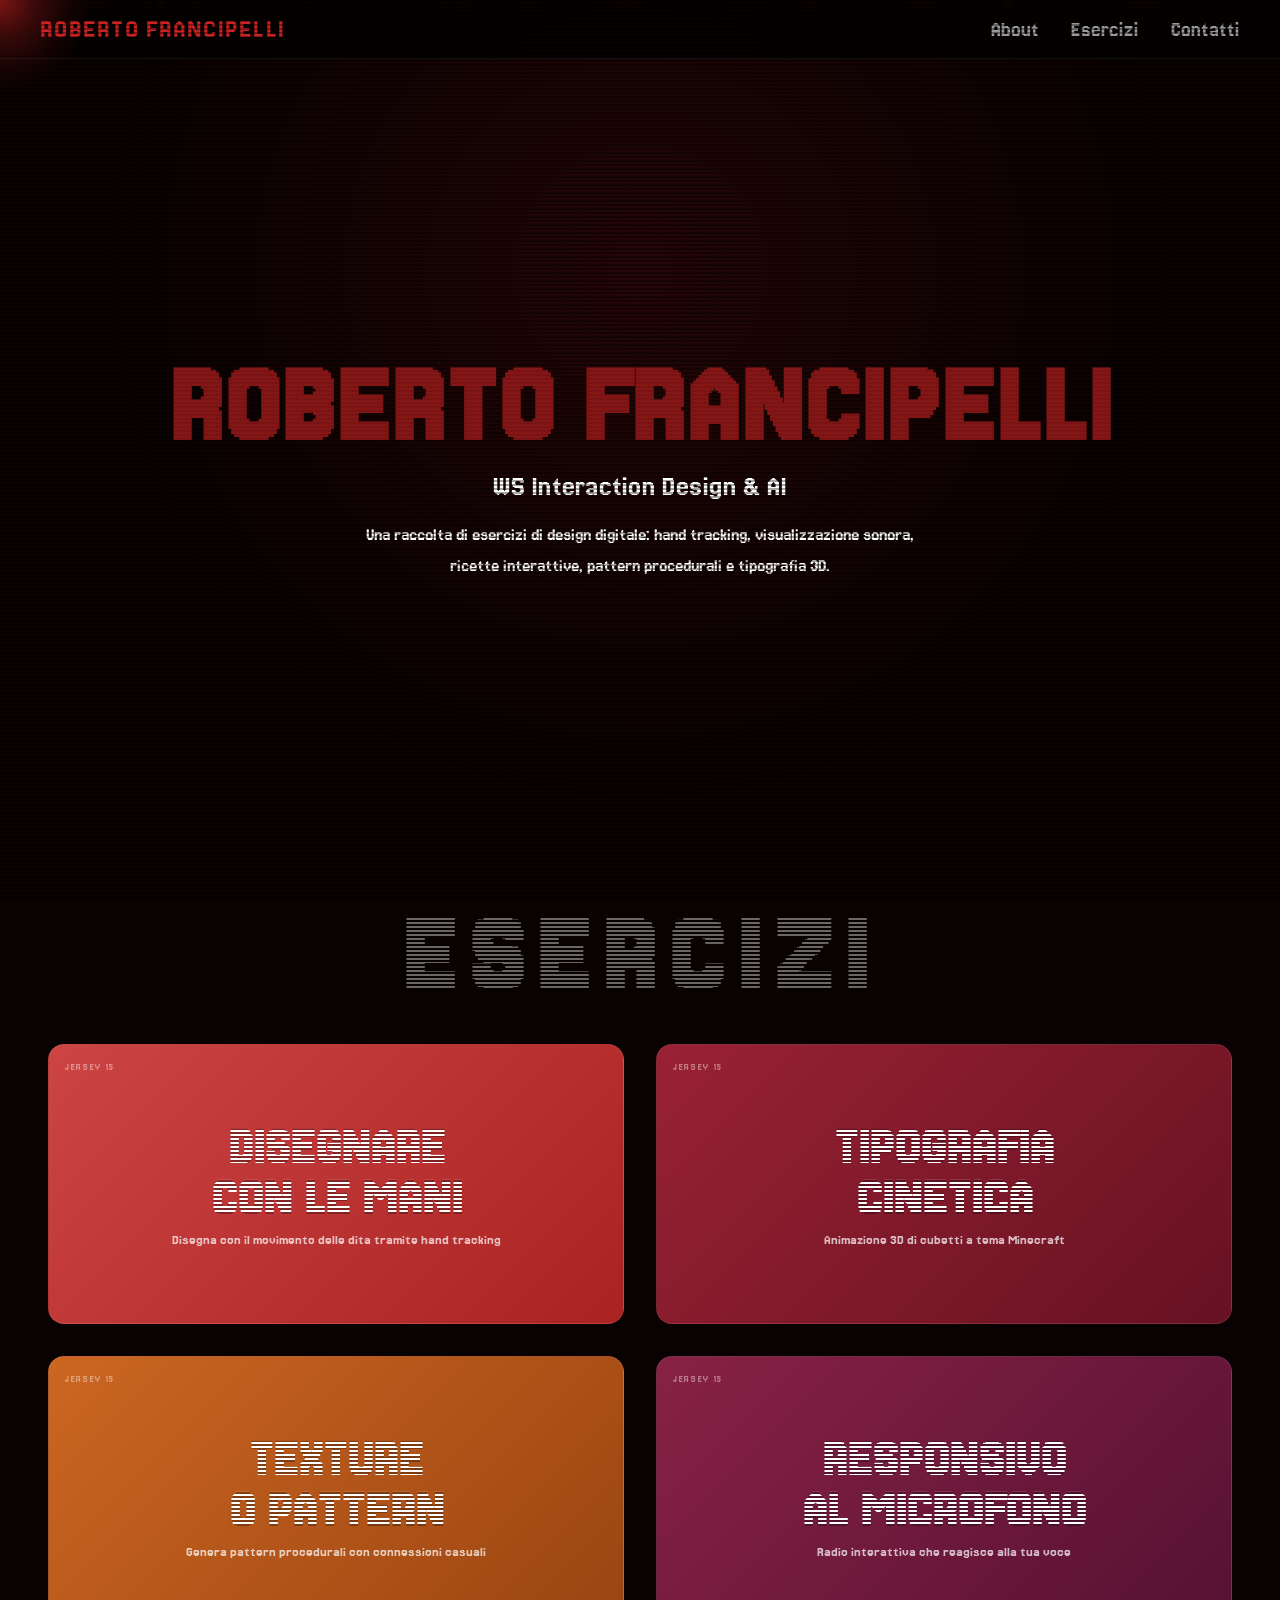
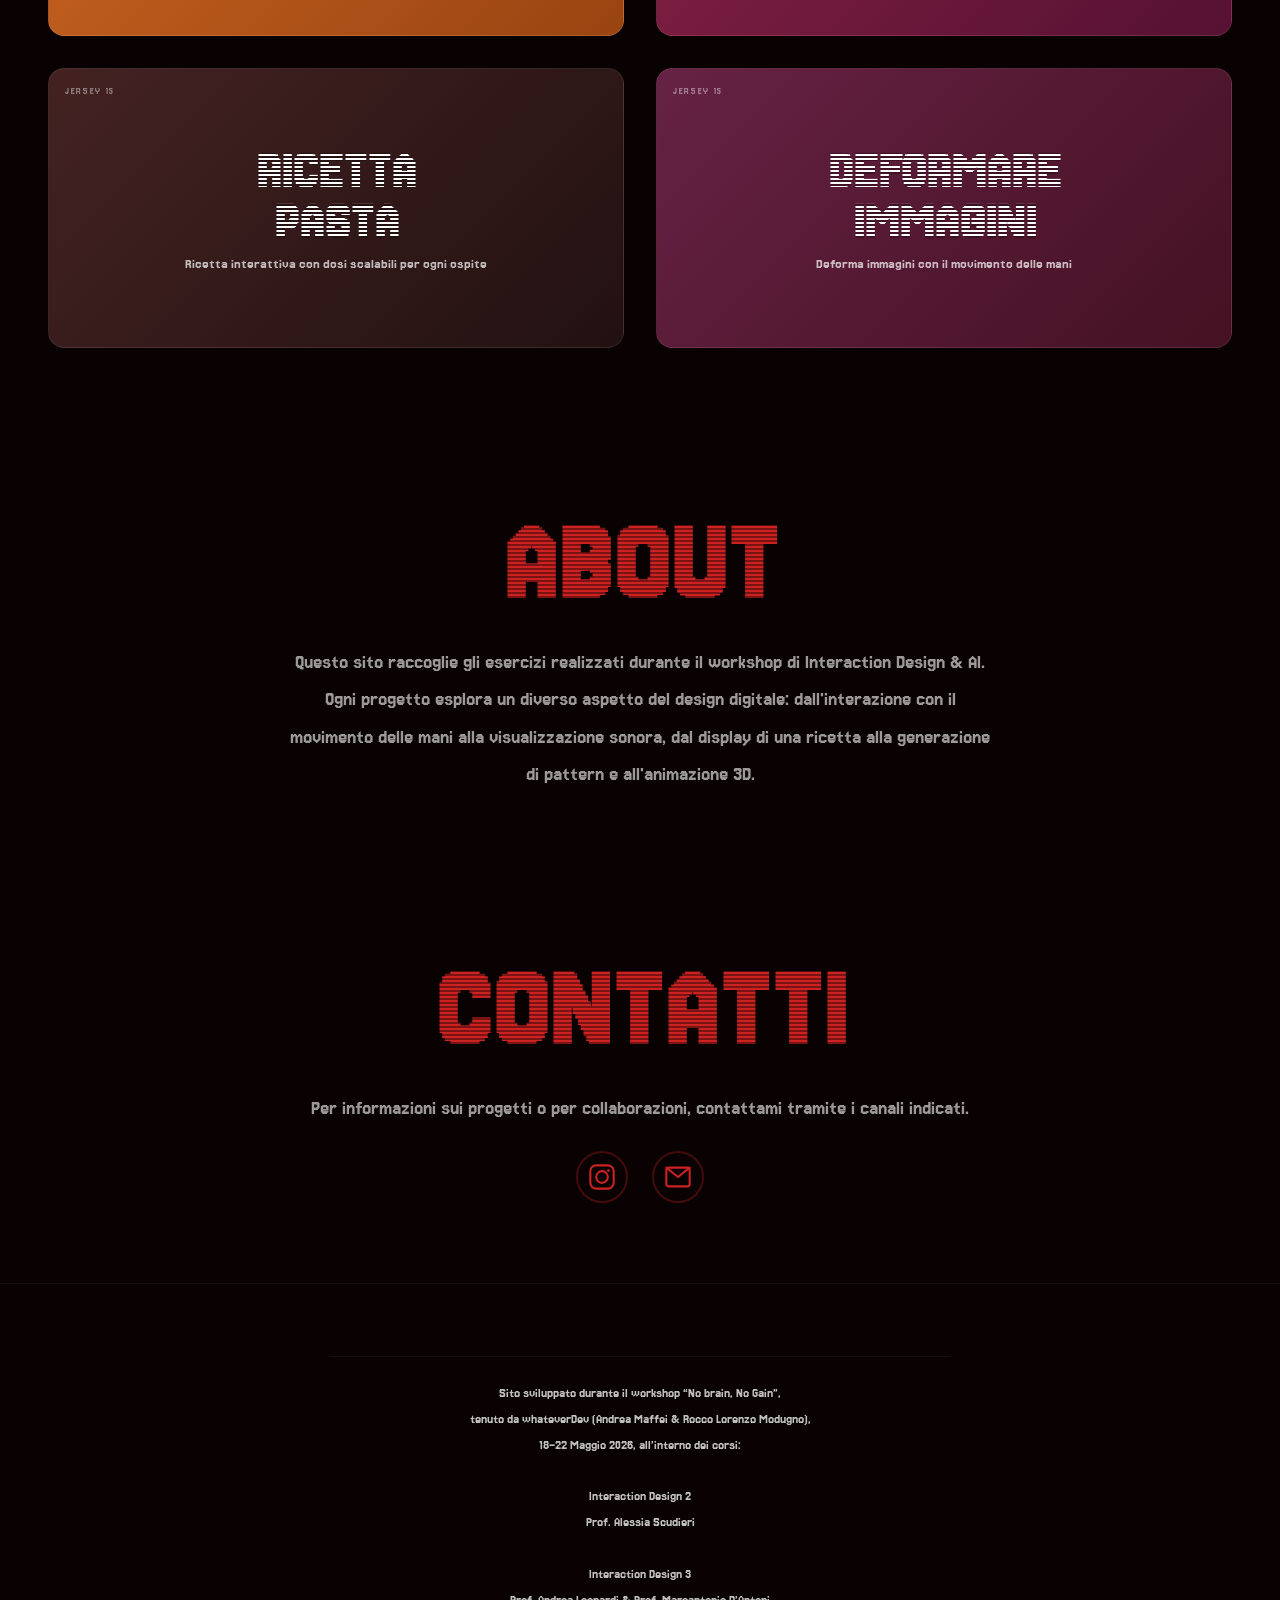
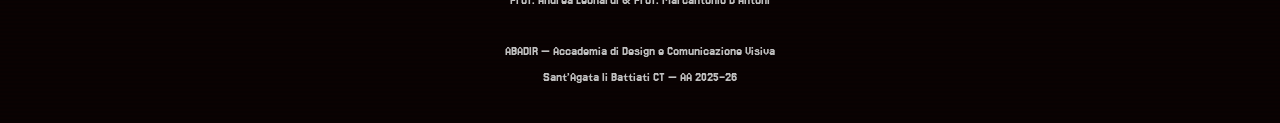
<file: index.html>
<!DOCTYPE html>
<html lang="it">
<head>
<meta charset="UTF-8">
<meta http-equiv="refresh" content="0;url=codebase/index.html">
<title>Reindirizzamento...</title>
</head>
<body>
<script>location.href="codebase/index.html"</script>
</body>
</html>
</file>
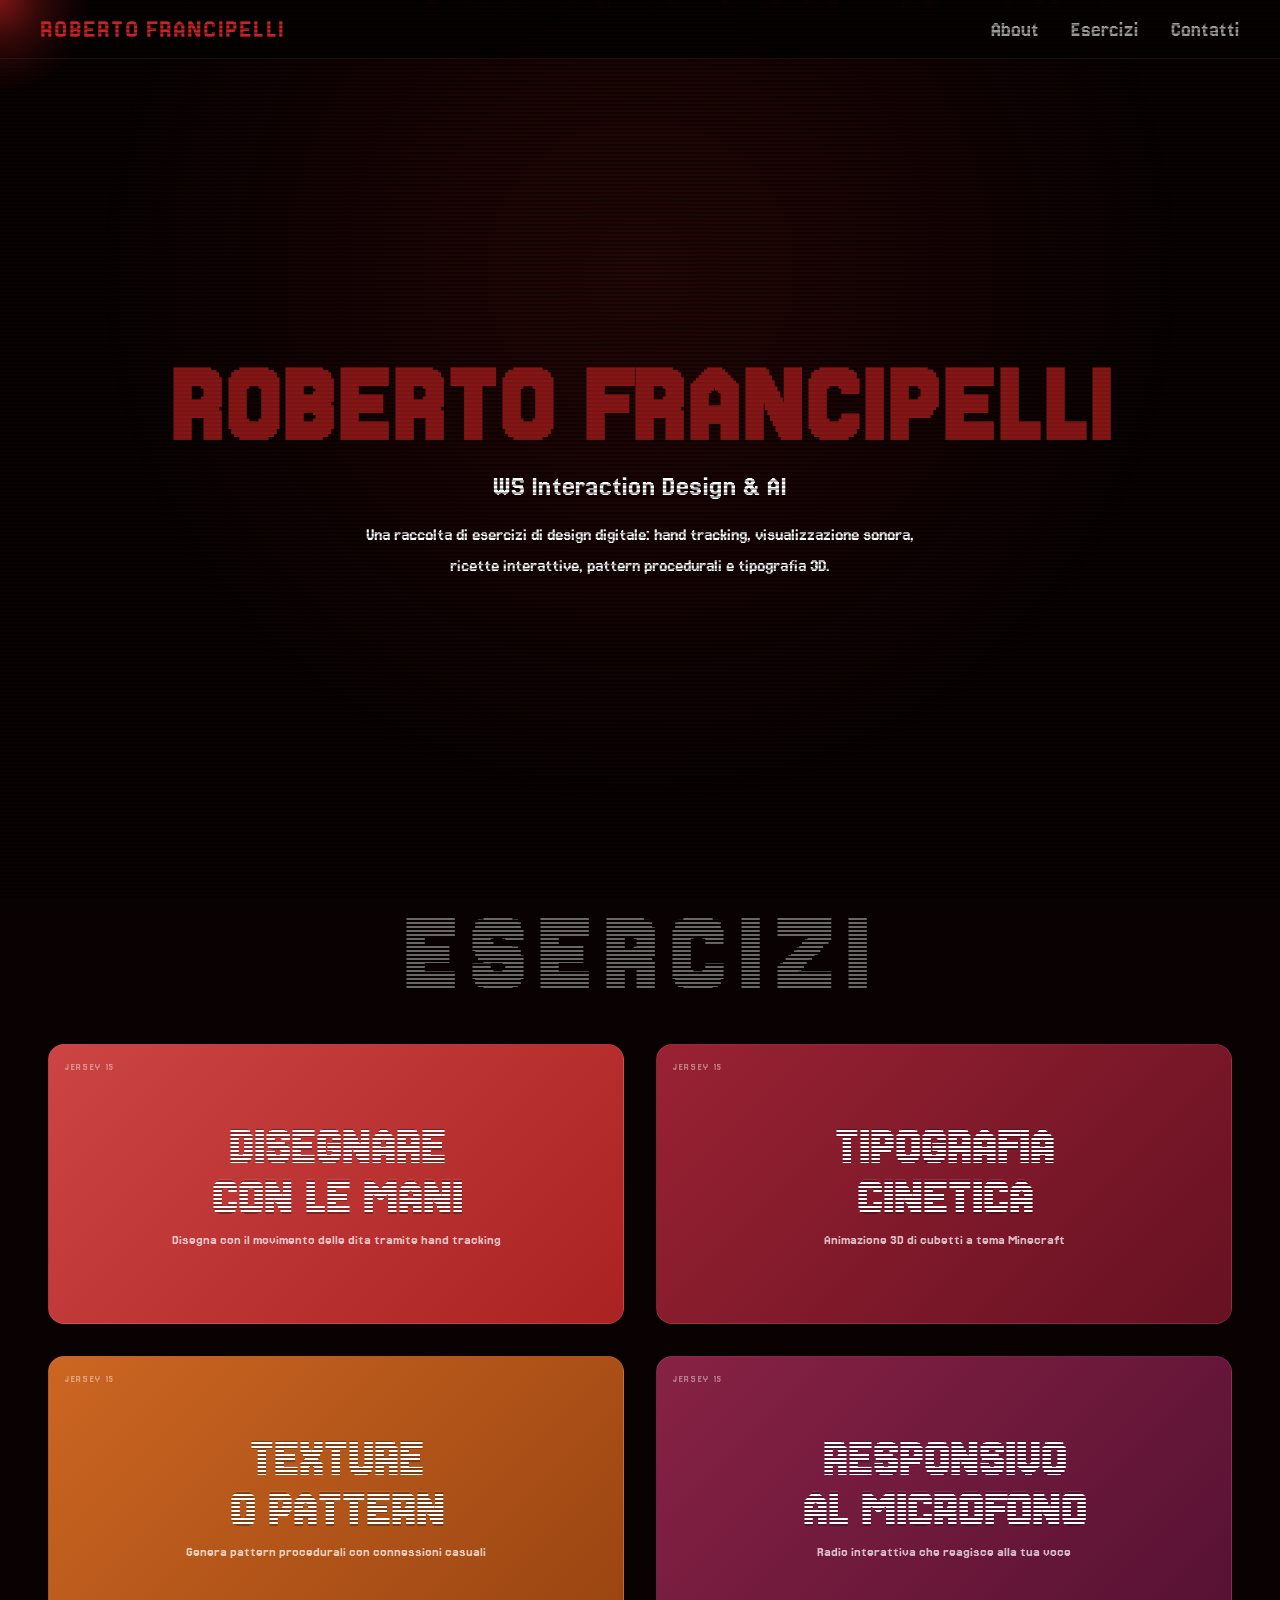
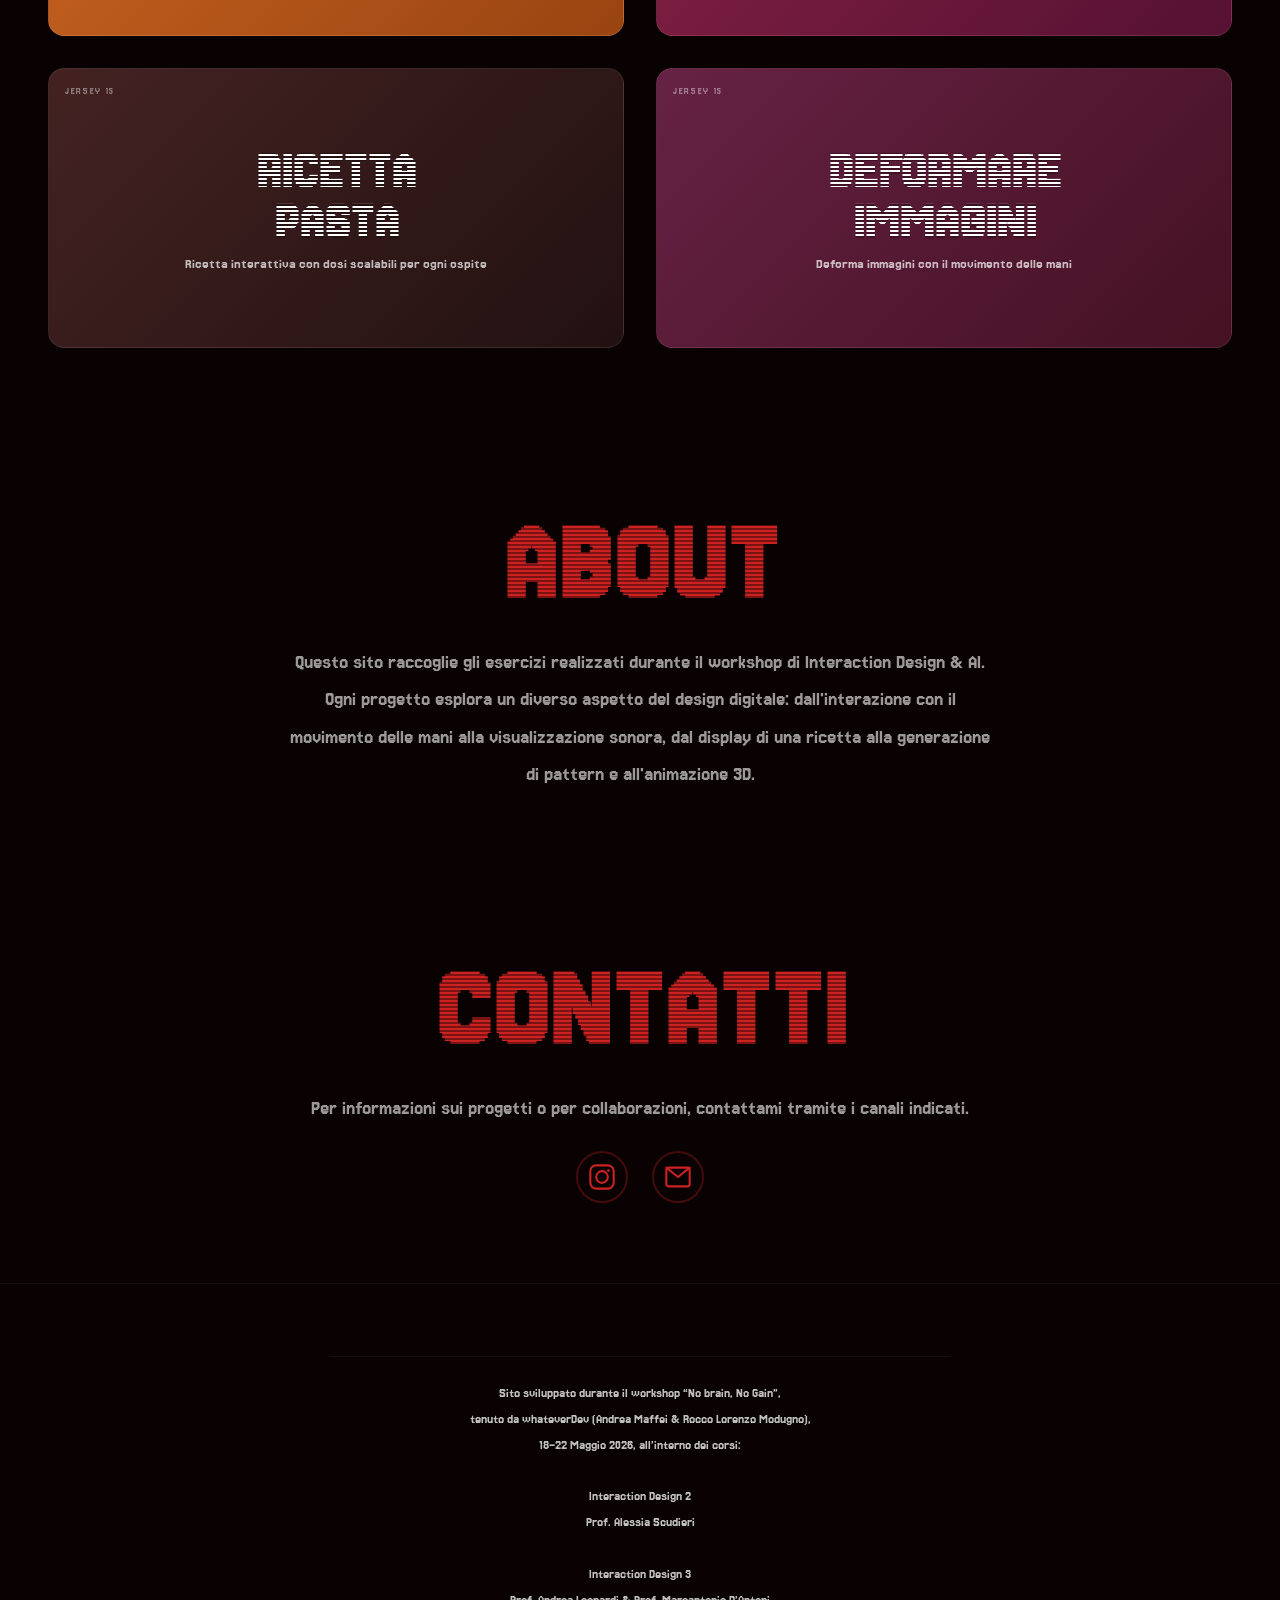
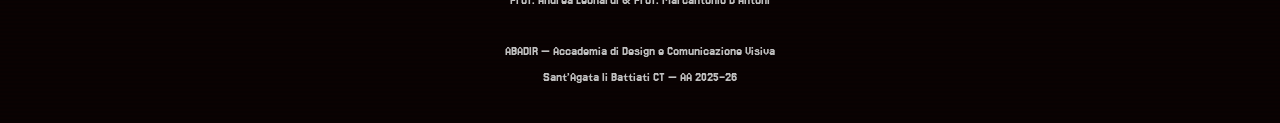
<file: codebase/index.html>
﻿<!DOCTYPE html>
<html lang="it">
<head>
<meta charset="UTF-8">
<meta name="viewport" content="width=device-width, initial-scale=1.0">
<title>SITO — Raccolta Esercizi</title>
<link rel="preconnect" href="https://fonts.googleapis.com">
<link rel="preconnect" href="https://fonts.gstatic.com" crossorigin>
<link href="https://fonts.googleapis.com/css2?family=Jersey+10&family=Jersey+15&family=Jersey+20&family=Jersey+25&display=swap" rel="stylesheet">
<style>
* { margin: 0; padding: 0; box-sizing: border-box; }
html, body { width: 100%; min-height: 100vh; }

body {
  font-family: 'Jersey 15', sans-serif;
  background-color: #0a0202;
  background-image: repeating-linear-gradient(
    0deg,
    transparent,
    transparent 2px,
    rgba(0,0,0,0.2) 2px,
    rgba(0,0,0,0.2) 4px
  );
  color: #fff;
  position: relative;
  overflow-x: hidden;
}

/* ── Scanlines CRT overlay ── */
body::after {
  content: '';
  position: fixed;
  inset: 0;
  background: repeating-linear-gradient(
    0deg,
    transparent,
    transparent 2px,
    rgba(0,0,0,0.35) 2px,
    rgba(0,0,0,0.35) 4px
  );
  pointer-events: none;
  z-index: 9998;
}

/* ── Pixel particles ── */
.particles {
  position: fixed;
  inset: 0;
  overflow: hidden;
  pointer-events: none;
  z-index: 0;
}

.pixel {
  position: absolute;
  width: 6px;
  height: 6px;
  background: rgba(204,34,34,0.25);
  image-rendering: pixelated;
  animation: float linear infinite;
}

@keyframes float {
  0%   { transform: translateY(100vh) rotate(0deg); opacity: 0; }
  10%  { opacity: 1; }
  90%  { opacity: 1; }
  100% { transform: translateY(-10vh) rotate(360deg); opacity: 0; }
}

.nav {
  position: fixed;
  top: 0; left: 0; right: 0;
  z-index: 100;
  display: flex;
  align-items: center;
  justify-content: space-between;
  padding: 1rem 2.5rem;
  background: rgba(5,2,2,0.88);
  backdrop-filter: blur(8px);
  border-bottom: 1px solid rgba(255,255,255,0.06);
}

.nav-logo {
  font-family: 'Jersey 25', sans-serif;
  font-size: 1.6rem;
  color: #cc2222;
  letter-spacing: 0.05em;
}

.nav-links {
  display: flex;
  gap: 2rem;
  list-style: none;
}

.nav-links a {
  font-family: 'Jersey 20', sans-serif;
  font-size: 1.4rem;
  color: rgba(255,255,255,0.6);
  text-decoration: none;
  transition: color 0.2s;
}

.nav-links a:hover { color: #cc2222; }

.hero {
  min-height: 100vh;
  display: flex;
  flex-direction: column;
  align-items: center;
  justify-content: center;
  text-align: center;
  padding: 6rem 2rem 4rem;
  position: relative;
  overflow: hidden;
}

.hero::before {
  content: '';
  position: absolute;
  inset: 0;
  background: radial-gradient(ellipse at 50% 30%, rgba(204,34,34,0.15) 0%, transparent 60%);
  pointer-events: none;
}

.hero h1 {
  font-family: 'Jersey 25', sans-serif;
  font-size: clamp(3.5rem, 10vw, 7rem);
  line-height: 1;
  position: relative;
  background: repeating-linear-gradient(
    0deg,
    #cc2222,
    #cc2222 2px,
    #7a1414 2px,
    #7a1414 4px
  );
  -webkit-background-clip: text;
  background-clip: text;
  -webkit-text-fill-color: transparent;
  color: transparent;
}

.hero .sottotitolo {
  font-family: 'Jersey 20', sans-serif;
  font-size: clamp(1.2rem, 2.5vw, 1.8rem);
  color: #fff;
  margin-top: 0.6rem;
  position: relative;
}

.hero .descrizione {
  font-family: 'Jersey 15', sans-serif;
  font-size: clamp(1rem, 1.5vw, 1.2rem);
  color: #fff;
  max-width: 560px;
  margin-top: 1.2rem;
  line-height: 1.6;
  position: relative;
}

.section-title {
  font-family: 'Jersey 25', sans-serif;
  font-size: clamp(3.5rem, 10vw, 7rem);
  text-align: center;
  margin-bottom: 2rem;
  letter-spacing: 0.1em;
  position: relative;
  background: repeating-linear-gradient(
    0deg,
    rgba(255,255,255,0.4),
    rgba(255,255,255,0.4) 2px,
    rgba(0,0,0,0.3) 2px,
    rgba(0,0,0,0.3) 4px
  );
  -webkit-background-clip: text;
  background-clip: text;
  -webkit-text-fill-color: transparent;
  color: transparent;
}

.exercises {
  width: 100%;
  padding: 0 3rem 5rem;
}

.grid {
  display: grid;
  grid-template-columns: repeat(2, 1fr);
  gap: 2rem;
}

.card {
  border-radius: 16px;
  padding: 4rem 2rem;
  display: flex;
  flex-direction: column;
  justify-content: center;
  align-items: center;
  text-align: center;
  cursor: pointer;
  text-decoration: none;
  color: #fff;
  position: relative;
  min-height: 280px;
  border: 1px solid rgba(255,255,255,0.08);
  transition: transform 0.35s cubic-bezier(0.25,0.46,0.45,0.94), box-shadow 0.35s ease;
}

.card:hover {
  transform: translateY(-6px);
  box-shadow: 0 20px 40px rgba(0,0,0,0.4);
}

.card h2 {
  font-family: 'Jersey 25', sans-serif;
  font-size: clamp(2rem, 4vw, 3.5rem);
  margin-bottom: 0.5rem;
  position: relative;
  z-index: 1;
  background: repeating-linear-gradient(
    0deg,
    #fff,
    #fff 2px,
    rgba(0,0,0,0.3) 2px,
    rgba(0,0,0,0.3) 4px
  );
  -webkit-background-clip: text;
  background-clip: text;
  -webkit-text-fill-color: transparent;
  color: transparent;
}

.card p {
  font-family: 'Jersey 15', sans-serif;
  font-size: clamp(0.8rem, 1.2vw, 1rem);
  opacity: 0.7;
  position: relative;
  z-index: 1;
}

.card-etichetta {
  position: absolute;
  top: 1rem;
  left: 1rem;
  font-family: 'Jersey 10', sans-serif;
  font-size: 0.7rem;
  text-transform: uppercase;
  letter-spacing: 0.15em;
  opacity: 0.4;
}

.card-disegnare  { background: linear-gradient(135deg, #cc4444, #aa2222); }
.card-tipografia { background: linear-gradient(135deg, #992233, #661122); }
.card-texture    { background: linear-gradient(135deg, #cc6622, #994411); }
.card-responsivo { background: linear-gradient(135deg, #882244, #551133); }
.card-ricetta    { background: linear-gradient(135deg, #442222, #221111); }
.card-deformare  { background: linear-gradient(135deg, #662244, #441122); }

/* ── About ── */
.section {
  width: 100%;
  padding: 5rem 3rem;
  text-align: center;
}

.section-content {
  max-width: 700px;
  margin: 0 auto;
}

.section h2 {
  font-family: 'Jersey 25', sans-serif;
  font-size: clamp(3.5rem, 10vw, 7rem);
  margin-bottom: 1.5rem;
  position: relative;
  background: repeating-linear-gradient(
    0deg,
    #cc2222,
    #cc2222 2px,
    #7a1414 2px,
    #7a1414 4px
  );
  -webkit-background-clip: text;
  background-clip: text;
  -webkit-text-fill-color: transparent;
  color: transparent;
}

.section p {
  font-family: 'Jersey 15', sans-serif;
  font-size: clamp(1rem, 1.8vw, 1.3rem);
  color: rgba(255,255,255,0.6);
  line-height: 1.8;
}

.contatti-icons {
  display: flex;
  justify-content: center;
  gap: 1.5rem;
  margin-top: 1.5rem;
}

.contatti-icon {
  display: flex;
  align-items: center;
  justify-content: center;
  width: 52px;
  height: 52px;
  border: 2px solid rgba(204,34,34,0.3);
  border-radius: 50%;
  color: #cc2222;
  transition: all 0.3s ease;
}

.contatti-icon:hover {
  background: rgba(204,34,34,0.1);
  border-color: #cc2222;
  transform: translateY(-3px);
}

.contatti-link {
  display: inline-block;
  font-family: 'Jersey 20', sans-serif;
  font-size: clamp(1.2rem, 2vw, 1.6rem);
  color: #cc2222;
  text-decoration: none;
  border: 2px solid rgba(204,34,34,0.3);
  padding: 0.8rem 2rem;
  border-radius: 8px;
  margin-top: 1.5rem;
  transition: all 0.3s ease;
}

.contatti-link:hover {
  background: rgba(204,34,34,0.1);
  border-color: #cc2222;
}

/* ── Footer ── */
footer {
  text-align: center;
  padding: 3rem 2rem 2rem;
  border-top: 1px solid rgba(255,255,255,0.06);
}

.footer-info {
  font-family: 'Jersey 15', sans-serif;
  font-size: 0.85rem;
  color: #c0c0c0;
  line-height: 1.9;
  max-width: 620px;
  margin: 1.5rem auto 0;
  padding-top: 1.5rem;
  border-top: 1px solid rgba(255,255,255,0.06);
}

/* ── Responsive ── */
@media (max-width: 900px) {
  .grid { grid-template-columns: repeat(2, 1fr); }
}

@media (max-width: 600px) {
  .grid { grid-template-columns: 1fr; }
  .nav { padding: 0.8rem 1.2rem; }
  .nav-links { gap: 1rem; }
  .hero { min-height: 80vh; padding: 5rem 1.5rem 3rem; }
  .exercises { padding: 0 1.2rem 3rem; }
  .card { min-height: 160px; padding: 1.8rem 1rem; }
}
</style>
</head>
<body>

  <div class="particles" id="particles"></div>

  <script>
  const colors = ['rgba(204,34,34,0.3)', 'rgba(204,34,34,0.2)', 'rgba(255,80,80,0.15)', 'rgba(150,20,20,0.25)'];
  const sizes = [4, 6, 8, 10];
  const p = document.getElementById('particles');
  for (let i = 0; i < 60; i++) {
    const el = document.createElement('div');
    el.className = 'pixel';
    el.style.left = Math.random() * 100 + '%';
    el.style.width = sizes[Math.floor(Math.random() * sizes.length)] + 'px';
    el.style.height = el.style.width;
    el.style.background = colors[Math.floor(Math.random() * colors.length)];
    el.style.animationDuration = (25 + Math.random() * 30) + 's';
    el.style.animationDelay = (Math.random() * 30) + 's';
    p.appendChild(el);
  }

  /* ── Cursor glow + sparks ── */
  const glow = document.createElement('div');
  glow.style.cssText = 'position:fixed;pointer-events:none;z-index:9999;width:180px;height:180px;border-radius:50%;background:radial-gradient(circle,rgba(204,34,34,0.6),rgba(204,34,34,0.25) 30%,rgba(204,34,34,0.08) 55%,transparent 75%);transform:translate(-50%,-50%)';
  document.body.appendChild(glow);

  document.addEventListener('mousemove', (e) => {
    glow.style.left = e.clientX + 'px';
    glow.style.top = e.clientY + 'px';

    if (Math.random() > 0.7) {
      const spark = document.createElement('div');
      const size = 3 + Math.random() * 5;
      const angle = Math.random() * Math.PI * 2;
      const dist = 20 + Math.random() * 40;
      spark.style.cssText = `position:fixed;left:${e.clientX}px;top:${e.clientY}px;width:${size}px;height:${size}px;background:rgba(204,34,34,${0.3 + Math.random()*0.4});border-radius:50%;pointer-events:none;z-index:9999;transition:transform ${0.5 + Math.random()*0.5}s linear,opacity ${0.5 + Math.random()*0.5}s ease`;
      document.body.appendChild(spark);
      requestAnimationFrame(() => {
        spark.style.transform = `translate(${Math.cos(angle)*dist}px,${Math.sin(angle)*dist}px) scale(0)`;
        spark.style.opacity = '0';
      });
      setTimeout(() => spark.remove(), 1000);
    }
  });
  </script>

  <nav class="nav">
    <div class="nav-logo">ROBERTO FRANCIPELLI</div>
    <ul class="nav-links">
      <li><a href="#about">About</a></li>
      <li><a href="#esercizi">Esercizi</a></li>
      <li><a href="#contatti">Contatti</a></li>
    </ul>
  </nav>

  <section class="hero">
    <h1>ROBERTO FRANCIPELLI</h1>
    <p class="sottotitolo">WS Interaction Design &amp; AI</p>
    <p class="descrizione">Una raccolta di esercizi di design digitale: hand tracking, visualizzazione sonora, ricette interattive, pattern procedurali e tipografia 3D.</p>
  </section>

  <section class="exercises" id="esercizi">
    <h2 class="section-title">ESERCIZI</h2>
    <div class="grid">

      <a class="card card-disegnare" href="../DISEGNARE CON LE MANI/codebase/index.html">
        <span class="card-etichetta">Jersey 15</span>
        <h2>DISEGNARE<br>CON LE MANI</h2>
        <p>Disegna con il movimento delle dita tramite hand tracking</p>
      </a>

      <a class="card card-tipografia" href="../TIPOGRAFIA CINETICA/index.html">
        <span class="card-etichetta">Jersey 15</span>
        <h2>TIPOGRAFIA<br>CINETICA</h2>
        <p>Animazione 3D di cubetti a tema Minecraft</p>
      </a>

      <a class="card card-texture" href="../TEXTURE O PATTERN/index.html">
        <span class="card-etichetta">Jersey 15</span>
        <h2>TEXTURE<br>O PATTERN</h2>
        <p>Genera pattern procedurali con connessioni casuali</p>
      </a>

      <a class="card card-responsivo" href="../RESPONSIVO AL MICROFONO/codebase/index.html">
        <span class="card-etichetta">Jersey 15</span>
        <h2>RESPONSIVO<br>AL MICROFONO</h2>
        <p>Radio interattiva che reagisce alla tua voce</p>
      </a>

      <a class="card card-ricetta" href="../RICETTA PASTA CON IL NERO DI SEPPIA/index.html">
        <span class="card-etichetta">Jersey 15</span>
        <h2>RICETTA<br>PASTA</h2>
        <p>Ricetta interattiva con dosi scalabili per ogni ospite</p>
      </a>

      <a class="card card-deformare" href="../DEFORMARE IMMAGINI CON LE MANI/codebase/index.html">
        <span class="card-etichetta">Jersey 15</span>
        <h2>DEFORMARE<br>IMMAGINI</h2>
        <p>Deforma immagini con il movimento delle mani</p>
      </a>

    </div>
  </section>

  <section class="section" id="about">
    <div class="section-content">
      <h2>ABOUT</h2>
      <p>Questo sito raccoglie gli esercizi realizzati durante il workshop di Interaction Design &amp; AI. Ogni progetto esplora un diverso aspetto del design digitale: dall'interazione con il movimento delle mani alla visualizzazione sonora, dal display di una ricetta alla generazione di pattern e all'animazione 3D.</p>
    </div>
  </section>

  <section class="section" id="contatti">
    <div class="section-content">
      <h2>CONTATTI</h2>
      <p>Per informazioni sui progetti o per collaborazioni, contattami tramite i canali indicati.</p>
      <div class="contatti-icons">
        <a class="contatti-icon" href="https://www.instagram.com/roberto_francipelli/" target="_blank" rel="noopener" aria-label="Instagram">
          <svg width="28" height="28" viewBox="0 0 24 24" fill="none" stroke="currentColor" stroke-width="1.8" stroke-linecap="round" stroke-linejoin="round">
            <rect x="2" y="2" width="20" height="20" rx="5" ry="5"/>
            <circle cx="12" cy="12" r="5"/>
            <circle cx="17.5" cy="6.5" r="1.2" fill="currentColor" stroke="none"/>
          </svg>
        </a>
        <a class="contatti-icon" href="https://mail.google.com/mail/?view=cm&fs=1&to=francipelli.roberto@gmail.com" target="_blank" rel="noopener" aria-label="Gmail">
          <svg width="28" height="28" viewBox="0 0 24 24" fill="none" stroke="currentColor" stroke-width="1.8" stroke-linecap="round" stroke-linejoin="round">
            <rect x="2" y="4" width="20" height="16" rx="2"/>
            <path d="M2 4l10 8 10-8"/>
          </svg>
        </a>
      </div>
    </div>
  </section>

  <footer>
    <div class="footer-info">
      Sito sviluppato durante il workshop &ldquo;No brain, No Gain&rdquo;,<br>
      tenuto da whateverDev (Andrea Maffei &amp; Rocco Lorenzo Modugno),<br>
      18&ndash;22 Maggio 2026, all&rsquo;interno dei corsi:<br><br>
      Interaction Design 2<br>
      Prof. Alessia Scudieri<br><br>
      Interaction Design 3<br>
      Prof. Andrea Leonardi &amp; Prof. Marcantonio D&rsquo;Antoni<br><br>
      ABADIR &mdash; Accademia di Design e Comunicazione Visiva<br>
      Sant&rsquo;Agata li Battiati CT &mdash; AA 2025&ndash;26
    </div>
  </footer>

</body>
</html>
</file>
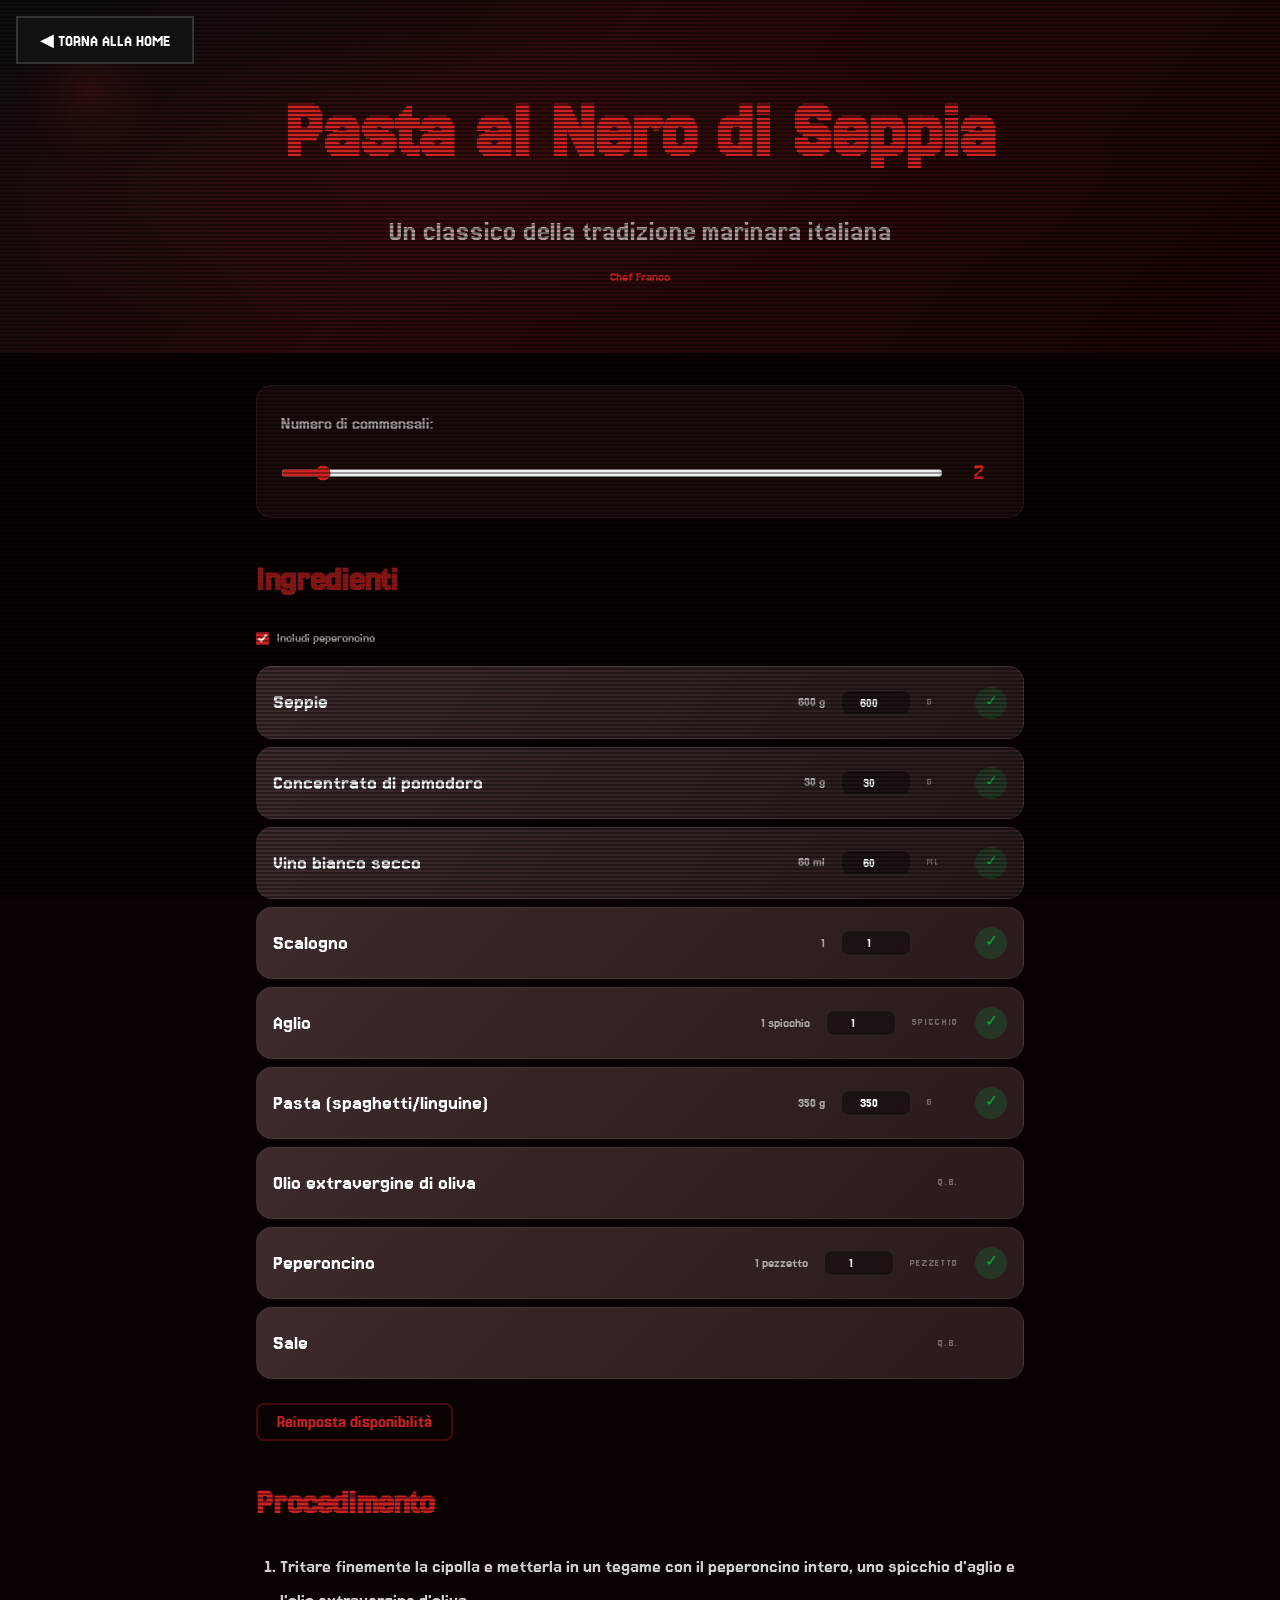
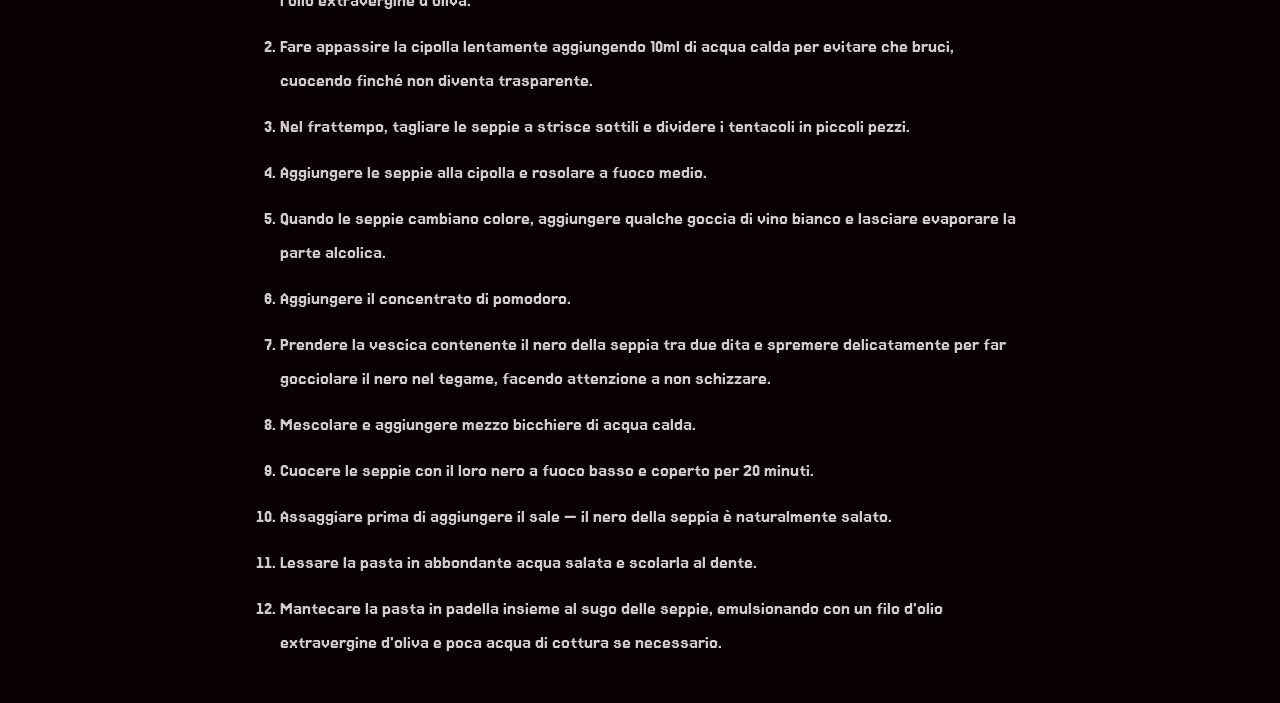
<file: RICETTA PASTA CON IL NERO DI SEPPIA/index.html>
<!DOCTYPE html>
<html lang="it">
<head>
  <meta charset="UTF-8">
  <meta name="viewport" content="width=device-width, initial-scale=1.0">
  <title>Pasta al Nero di Seppia</title>
  <link rel="preconnect" href="https://fonts.googleapis.com">
  <link rel="preconnect" href="https://fonts.gstatic.com" crossorigin>
  <link href="https://fonts.googleapis.com/css2?family=Jersey+10&family=Jersey+15&family=Jersey+20&family=Jersey+25&display=swap" rel="stylesheet">
  <link rel="stylesheet" href="style.css">
</head>
<body>
  <div class="particles" id="particles"></div>
  <div id="cursor-glow"></div>
  <section class="hero">
    <div class="hero-content">
      <h1>Pasta al Nero di Seppia</h1>
      <p class="hero-subtitle">Un classico della tradizione marinara italiana</p>
      <p class="hero-author">Chef Franco</p>
    </div>
  </section>

  <header class="recipe-header">
    <h1>Pasta al Nero di Seppia</h1>
    <p class="author">Chef Franco</p>
  </header>

  <section class="servings-control">
    <label for="servings-slider">Numero di commensali:</label>
    <div class="servings-row">
      <input type="range" id="servings-slider" min="1" max="20" value="2" step="1">
      <span id="servings-display">2</span>
    </div>
  </section>

  <section class="ingredients" id="ingredients-section">
    <h2>Ingredienti</h2>
    <div class="ingredients-grid" id="ingredients-grid">
    </div>
  </section>

  <section class="instructions">
    <h2>Procedimento</h2>
    <ol id="instructions-list">
    </ol>
  </section>

  <script>
    const BASE_SERVINGS = 2;

    const recipe = {
      title: "Pasta al Nero di Seppia",
      author: "Chef Franco",
      ingredients: [
        { id: "seppie", name: "Seppie", qty: 600, unit: "g", scalable: true, optional: false, substitution: "Aggiungi gamberetti o vongole per bilanciare." },
        { id: "pomodoro", name: "Concentrato di pomodoro", qty: 30, unit: "g", scalable: true, optional: false, substitution: "Usa un pomodoro fresco maturo pelato." },
        { id: "vino", name: "Vino bianco secco", qty: 60, unit: "ml", scalable: true, optional: false, substitution: "Sfuma con brodo vegetale e qualche goccia di limone." },
        { id: "scalogno", name: "Scalogno", qty: 1, unit: "", scalable: true, optional: false, substitution: "Usa mezza cipolla dorata." },
        { id: "aglio", name: "Aglio", qty: 1, unit: "spicchio", scalable: true, optional: false, substitution: "Usa 1/2 cucchiaino di aglio in polvere." },
        { id: "pasta", name: "Pasta (spaghetti/linguine)", qty: 350, unit: "g", scalable: true, optional: false, substitution: "Allunga con zucchine tagliate a dadini." },
        { id: "olio", name: "Olio extravergine di oliva", qty: null, unit: "q.b.", scalable: false, optional: false, substitution: null },
        { id: "peperoncino", name: "Peperoncino", qty: 1, unit: "pezzetto", scalable: true, optional: true, substitution: "Usa un pizzico di peperoncino in polvere." },
        { id: "sale", name: "Sale", qty: null, unit: "q.b.", scalable: false, optional: false, substitution: null },
      ],
      instructions: [
        "Tritare finemente la cipolla e metterla in un tegame con il peperoncino intero, uno spicchio d'aglio e l'olio extravergine d'oliva.",
        "Fare appassire la cipolla lentamente aggiungendo 10ml di acqua calda per evitare che bruci, cuocendo finché non diventa trasparente.",
        "Nel frattempo, tagliare le seppie a strisce sottili e dividere i tentacoli in piccoli pezzi.",
        "Aggiungere le seppie alla cipolla e rosolare a fuoco medio.",
        "Quando le seppie cambiano colore, aggiungere qualche goccia di vino bianco e lasciare evaporare la parte alcolica.",
        "Aggiungere il concentrato di pomodoro.",
        "Prendere la vescica contenente il nero della seppia tra due dita e spremere delicatamente per far gocciolare il nero nel tegame, facendo attenzione a non schizzare.",
        "Mescolare e aggiungere mezzo bicchiere di acqua calda.",
        "Cuocere le seppie con il loro nero a fuoco basso e coperto per 20 minuti.",
        "Assaggiare prima di aggiungere il sale \u2014 il nero della seppia \u00e8 naturalmente salato.",
        "Lessare la pasta in abbondante acqua salata e scolarla al dente.",
        "Mantecare la pasta in padella insieme al sugo delle seppie, emulsionando con un filo d'olio extravergine d'oliva e poca acqua di cottura se necessario."
      ]
    };

    function getScaledQty(ingredient, servings) {
      if (!ingredient.scalable || ingredient.qty === null) return null;
      return Math.round((ingredient.qty / BASE_SERVINGS) * servings * 10) / 10;
    }

    function getStatus(ingredient, servings, available) {
      if (!ingredient.scalable || ingredient.qty === null) return null;
      const needed = getScaledQty(ingredient, servings);
      if (available === null || available === undefined || available === '' || isNaN(available)) return null;
      const ratio = available / needed;
      if (ratio >= 0.8) return 'ok';
      if (ratio >= 0.5) return 'warning';
      return 'error';
    }

    let currentServings = 2;
    let availabilities = {};
    let includePeperoncino = true;

    function initAvailabilities() {
      recipe.ingredients.forEach(function(ing) {
        if (ing.scalable && ing.qty !== null) {
          availabilities[ing.id] = getScaledQty(ing, BASE_SERVINGS);
        }
      });
    }

    function updateCardStatus(ing) {
      var card = document.querySelector('.ingredient-card[data-id="' + ing.id + '"]');
      if (!card) return;

      var scaledQty = getScaledQty(ing, currentServings);
      var available = availabilities[ing.id] !== undefined ? availabilities[ing.id] : (scaledQty || '');
      var status = getStatus(ing, currentServings, available);

      var qtySpan = card.querySelector('.scaled-qty');
      if (qtySpan) {
        qtySpan.textContent = scaledQty !== null ? scaledQty + (ing.unit ? ' ' + ing.unit : '') : '';
      }

      var indicator = card.querySelector('.status-indicator');
      if (!indicator) return;

      indicator.className = 'status-indicator';
      indicator.style.visibility = '';
      indicator.onclick = null;

      var existingTip = card.querySelector('.substitution-tip');
      if (existingTip) existingTip.remove();

      if (status === 'ok') {
        indicator.className += ' status-ok';
        indicator.innerHTML = '&#10003;';
      } else if (status === 'warning') {
        indicator.className += ' status-warning';
        indicator.innerHTML = '&#9888;';
        var tip = document.createElement('div');
        tip.className = 'substitution-tip';
        tip.id = 'tip-' + ing.id;
        tip.textContent = ing.substitution;
        card.appendChild(tip);
        indicator.addEventListener('click', function() {
          tip.classList.toggle('visible');
        });
      } else if (status === 'error') {
        indicator.className += ' status-error';
        indicator.innerHTML = '&#10007;';
      } else {
        indicator.style.visibility = 'hidden';
        indicator.textContent = '-';
      }
    }

    function renderIngredients() {
      var grid = document.getElementById('ingredients-grid');
      grid.innerHTML = '';
      var hasCards = false;

      recipe.ingredients.forEach(function(ing) {
        if (ing.optional && !includePeperoncino) return;
        hasCards = true;

        var card = document.createElement('div');
        card.className = 'ingredient-card';
        card.dataset.id = ing.id;

        var scaledQty = getScaledQty(ing, currentServings);
        var available = availabilities[ing.id] !== undefined ? availabilities[ing.id] : (scaledQty || '');

        var nameSpan = document.createElement('span');
        nameSpan.className = 'name';
        nameSpan.textContent = ing.name;
        card.appendChild(nameSpan);

        var qtySpan = document.createElement('span');
        qtySpan.className = 'scaled-qty';
        qtySpan.textContent = scaledQty !== null ? scaledQty + (ing.unit ? ' ' + ing.unit : '') : '';
        card.appendChild(qtySpan);

        if (ing.scalable) {
          var input = document.createElement('input');
          input.type = 'number';
          input.className = 'availability-input';
          input.id = 'avail-' + ing.id;
          input.value = available === null || available === '' ? '' : available;
          input.min = 0;
          input.step = 'any';
          input.dataset.id = ing.id;
          card.appendChild(input);

          var unitSpan = document.createElement('span');
          unitSpan.className = 'unit-label';
          unitSpan.textContent = ing.unit;
          card.appendChild(unitSpan);

          input.addEventListener('input', function(e) {
            var val = e.target.value === '' ? '' : parseFloat(e.target.value);
            availabilities[ing.id] = val;
            updateCardStatus(ing);
          });
        } else {
          var qbSpan = document.createElement('span');
          qbSpan.className = 'qb-label';
          qbSpan.textContent = 'q.b.';
          card.appendChild(qbSpan);
        }

        var indicator = document.createElement('span');
        indicator.className = 'status-indicator';
        card.appendChild(indicator);

        grid.appendChild(card);
        updateCardStatus(ing);
      });

      if (!hasCards) {
        var emptyMsg = document.createElement('p');
        emptyMsg.style.cssText = 'color:#888;font-style:italic;';
        emptyMsg.textContent = 'Nessun ingrediente da mostrare.';
        grid.appendChild(emptyMsg);
      }
    }

    function renderInstructions() {
      var list = document.getElementById('instructions-list');
      list.innerHTML = '';

      recipe.instructions.forEach(function(text) {
        var li = document.createElement('li');
        li.textContent = text;
        list.appendChild(li);
      });
    }

    function renderAll() {
      renderIngredients();
      renderInstructions();
      document.getElementById('servings-display').textContent = currentServings;
    }

    function setupUI() {
      var slider = document.getElementById('servings-slider');
      slider.addEventListener('input', function(e) {
        currentServings = parseInt(e.target.value, 10);
        renderAll();
      });

      var resetBtn = document.createElement('button');
      resetBtn.className = 'reset-btn';
      resetBtn.textContent = 'Reimposta disponibilit\u00e0';
      resetBtn.addEventListener('click', function() {
        initAvailabilities();
        renderAll();
      });
      document.getElementById('ingredients-section').appendChild(resetBtn);

      var checkbox = document.createElement('label');
      checkbox.className = 'peperoncino-toggle';
      var cb = document.createElement('input');
      cb.type = 'checkbox';
      cb.checked = true;
      cb.addEventListener('change', function(e) {
        includePeperoncino = e.target.checked;
        renderAll();
      });
      checkbox.appendChild(cb);
      checkbox.appendChild(document.createTextNode(' Includi peperoncino'));
      document.getElementById('ingredients-section').insertBefore(checkbox, document.getElementById('ingredients-grid'));
    }

    initAvailabilities();
    setupUI();
    renderAll();
  </script>
<button onclick="window.location.href='../codebase/index.html'" style="position:fixed;top:16px;left:16px;z-index:9999;font-family:'Jersey 15',sans-serif;background:#111;color:#fff;border:2px solid rgba(255,255,255,0.15);padding:12px 22px;cursor:pointer;font-size:1.1rem;transition:all 0.3s ease;" onmouseover="this.style.background='#000'" onmouseout="this.style.background='#111'">&#9664; TORNA ALLA HOME</button>

<script>
var pColors = ['rgba(204,34,34,0.3)', 'rgba(204,34,34,0.2)', 'rgba(255,80,80,0.15)', 'rgba(150,20,20,0.25)'];
var p = document.getElementById('particles');
if (p) {
  for (var i = 0; i < 40; i++) {
    var el = document.createElement('div');
    el.className = 'pixel';
    el.style.left = Math.random() * 100 + '%';
    var sz = [4,6,8,10][Math.floor(Math.random() * 4)];
    el.style.width = sz + 'px'; el.style.height = sz + 'px';
    el.style.background = pColors[Math.floor(Math.random() * 4)];
    el.style.animationDuration = (25 + Math.random() * 30) + 's';
    el.style.animationDelay = (Math.random() * 30) + 's';
    p.appendChild(el);
  }
}
</script>

<script>
var glow = document.getElementById('cursor-glow');
document.addEventListener('mousemove', function(e) {
  glow.style.transform = 'translate(' + (e.clientX - 90) + 'px, ' + (e.clientY - 90) + 'px)';
});
</script>
</body>
</html>
</file>
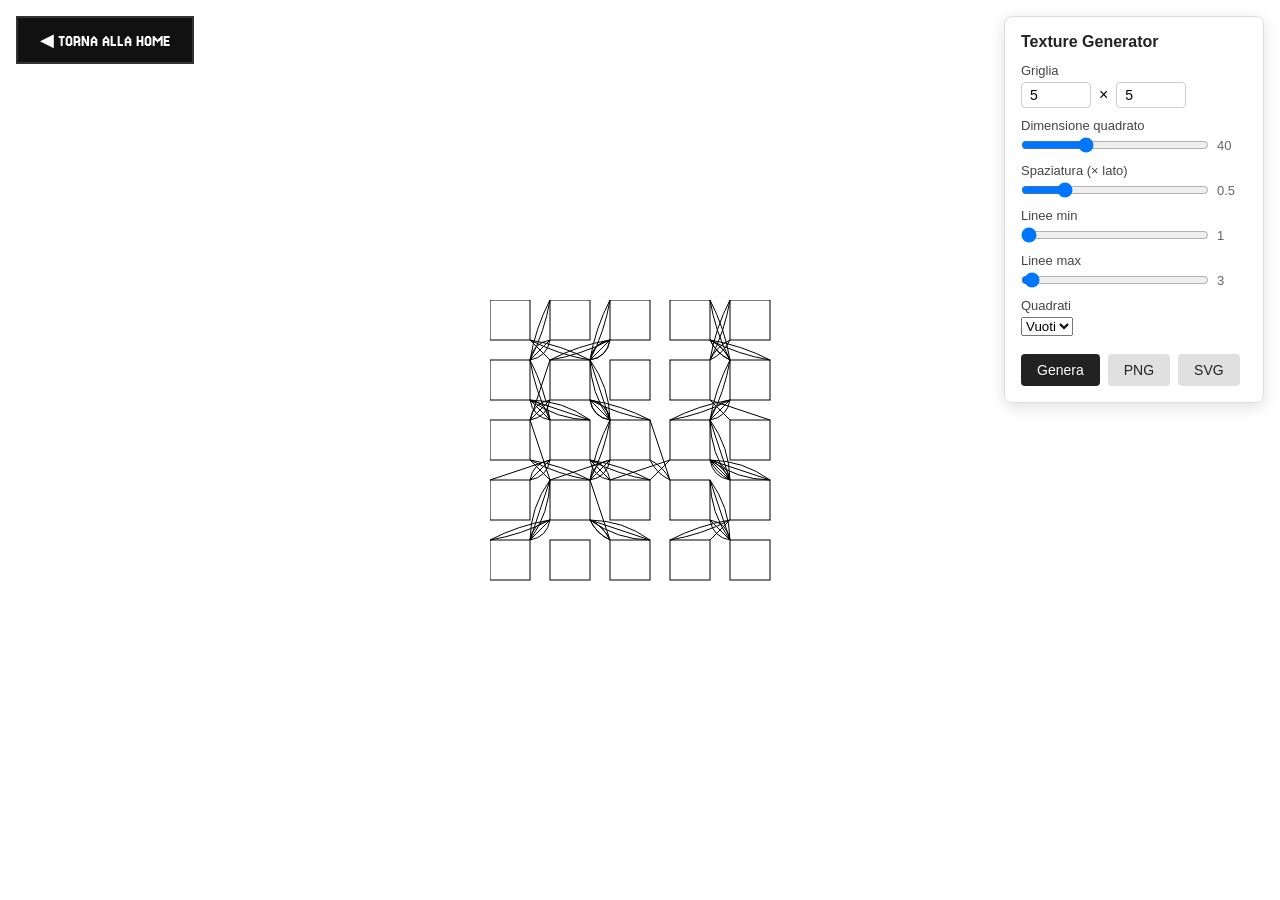
<file: TEXTURE O PATTERN/index.html>
<!DOCTYPE html>
<html lang="it">
<head>
<meta charset="UTF-8">
<meta name="viewport" content="width=device-width, initial-scale=1.0">
<title>Texture Generator</title>
<link rel="preconnect" href="https://fonts.googleapis.com">
<link rel="preconnect" href="https://fonts.gstatic.com" crossorigin>
<link href="https://fonts.googleapis.com/css2?family=Jersey+10&family=Jersey+15&family=Jersey+20&family=Jersey+25&display=swap" rel="stylesheet">
<style>
* { margin: 0; padding: 0; box-sizing: border-box; }
html, body { height: 100%; }
body { font-family: 'Segoe UI', sans-serif; background: #f5f5f5; display: flex; }
.container { flex: 1; display: flex; background: #fff; position: relative; }
.preview { position: absolute; inset: 0; display: flex; align-items: center; justify-content: center; overflow: hidden; }
.preview svg { display: block; max-width: 100%; max-height: 100%; }
.controls { position: fixed; top: 16px; right: 16px; width: 260px; display: flex; flex-direction: column; gap: 10px; padding: 16px; background: rgba(255,255,255,0.92); border: 1px solid #ddd; border-radius: 8px; box-shadow: 0 4px 16px rgba(0,0,0,0.12); z-index: 100; }
.controls h1 { font-size: 16px; font-weight: 600; color: #222; margin-bottom: 2px; }
.control-group { display: flex; flex-direction: column; gap: 4px; }
.control-group label { font-size: 13px; font-weight: 500; color: #444; }
.control-group input[type="number"] { width: 70px; padding: 4px 8px; border: 1px solid #ccc; border-radius: 4px; font-size: 14px; }
.control-group input[type="range"] { width: 100%; }
.control-row { display: flex; align-items: center; gap: 8px; }
.control-row .value { font-size: 13px; color: #666; min-width: 30px; }
.btn-row { display: flex; gap: 8px; margin-top: 8px; }
.btn { padding: 8px 16px; border: none; border-radius: 4px; cursor: pointer; font-size: 14px; font-weight: 500; }
.btn-primary { background: #222; color: #fff; }
.btn-secondary { background: #e0e0e0; color: #222; }
.btn:hover { opacity: 0.85; }
</style>
</head>
<body>
<div class="container">
  <div class="preview">
  </div>
  <div class="controls">
    <h1>Texture Generator</h1>

    <div class="control-group">
      <label>Griglia</label>
      <div class="control-row">
        <input type="number" id="gridCols" min="2" max="20" value="5">
        <span>×</span>
        <input type="number" id="gridRows" min="2" max="20" value="5">
      </div>
    </div>

    <div class="control-group">
      <label>Dimensione quadrato</label>
      <div class="control-row">
        <input type="range" id="squareSize" min="10" max="100" value="40">
        <span class="value" id="squareSizeVal">40</span>
      </div>
    </div>

    <div class="control-group">
      <label>Spaziatura (× lato)</label>
      <div class="control-row">
        <input type="range" id="spacing" min="0.1" max="2.0" step="0.1" value="0.5">
        <span class="value" id="spacingVal">0.5</span>
      </div>
    </div>

    <div class="control-group">
      <label>Linee min</label>
      <div class="control-row">
        <input type="range" id="linesMin" min="1" max="100" value="1">
        <span class="value" id="linesMinVal">1</span>
      </div>
    </div>

    <div class="control-group">
      <label>Linee max</label>
      <div class="control-row">
        <input type="range" id="linesMax" min="1" max="100" value="3">
        <span class="value" id="linesMaxVal">3</span>
      </div>
    </div>

    <div class="control-group">
      <label>Quadrati</label>
      <div class="control-row">
        <select id="fillMode">
          <option value="empty">Vuoti</option>
          <option value="filled">Pieni</option>
        </select>
      </div>
    </div>

    <div class="btn-row">
      <button class="btn btn-primary" id="generateBtn">Genera</button>
      <button class="btn btn-secondary" id="exportPngBtn">PNG</button>
      <button class="btn btn-secondary" id="exportSvgBtn">SVG</button>
    </div>
  </div>
</div>
<script>
function generateTexture(cols, rows, squareSize, spacingRatio, linesMin, linesMax) {
  const spacing = squareSize * spacingRatio;
  const cells = [];
  const activeCounts = [];

  // Step 1: assign active corner counts with horizontal constraint
  for (let r = 0; r < rows; r++) {
    activeCounts[r] = [];
    for (let c = 0; c < cols; c++) {
      const forbidden = new Set();
      if (c > 0) forbidden.add(activeCounts[r][c - 1]);
      const allowed = [];
      for (let k = 0; k <= 4; k++) {
        if (!forbidden.has(k)) allowed.push(k);
      }
      activeCounts[r][c] = allowed[Math.floor(Math.random() * allowed.length)];
    }
  }

  // Step 2: assign which corners are active for each cell
  // corners order: [TL, TR, BL, BR]
  const cornerDirs = [
    { dr: -1, dc: -1 },
    { dr: -1, dc: 1 },
    { dr: 1, dc: -1 },
    { dr: 1, dc: 1 }
  ];

  for (let r = 0; r < rows; r++) {
    cells[r] = [];
    for (let c = 0; c < cols; c++) {
      const count = activeCounts[r][c];
      const cornerIndices = [];
      const pool = [0, 1, 2, 3];
      for (let i = 0; i < count; i++) {
        const idx = Math.floor(Math.random() * pool.length);
        cornerIndices.push(pool[idx]);
        pool.splice(idx, 1);
      }
      cells[r][c] = { row: r, col: c, activeCorners: cornerIndices };
    }
  }

  // Step 3: compute connections
  const connections = [];
  for (let r = 0; r < rows; r++) {
    for (let c = 0; c < cols; c++) {
      const cell = cells[r][c];
      for (const ci of cell.activeCorners) {
        const dir = cornerDirs[ci];
        const nr = r + dir.dr;
        const nc = c + dir.dc;
        if (nr < 0 || nr >= rows || nc < 0 || nc >= cols) continue;
        const srcPos = getCornerPos(r, c, ci, squareSize, spacing);
        const targetCorners = getTargetCorners(nr, nc, srcPos, squareSize, spacing);
        for (const tci of targetCorners) {
          const tgtPos = getCornerPos(nr, nc, tci, squareSize, spacing);
          const multiplicity = linesMin + Math.floor(Math.random() * (linesMax - linesMin + 1));
          connections.push({
            x1: srcPos.x, y1: srcPos.y,
            x2: tgtPos.x, y2: tgtPos.y,
            multiplicity: multiplicity
          });
        }
      }
    }
  }

  return { cols, rows, squareSize, spacing, cells, connections, activeCounts };
}

function getCornerPos(row, col, cornerIndex, size, spacing) {
  const x0 = col * (size + spacing);
  const y0 = row * (size + spacing);
  switch (cornerIndex) {
    case 0: return { x: x0, y: y0 };
    case 1: return { x: x0 + size, y: y0 };
    case 2: return { x: x0, y: y0 + size };
    case 3: return { x: x0 + size, y: y0 + size };
  }
}

function getTargetCorners(row, col, srcPos, size, spacing) {
  const x0 = col * (size + spacing);
  const y0 = row * (size + spacing);
  const corners = [
    { x: x0, y: y0 },
    { x: x0 + size, y: y0 },
    { x: x0, y: y0 + size },
    { x: x0 + size, y: y0 + size }
  ];
  const dists = corners.map((c, i) => ({
    idx: i,
    dist: Math.sqrt((c.x - srcPos.x) ** 2 + (c.y - srcPos.y) ** 2)
  }));
  dists.sort((a, b) => a.dist - b.dist);
  return [dists[0].idx, dists[1].idx];
}

function renderPreview(data) {
  const container = document.querySelector('.preview');
  container.innerHTML = generateSVGContent(data);
}

function generate() {
  const cols = parseInt(document.getElementById('gridCols').value);
  const rows = parseInt(document.getElementById('gridRows').value);
  const squareSize = parseInt(document.getElementById('squareSize').value);
  const spacingRatio = parseFloat(document.getElementById('spacing').value);
  const linesMin = parseInt(document.getElementById('linesMin').value);
  const linesMax = parseInt(document.getElementById('linesMax').value);

  const data = generateTexture(cols, rows, squareSize, spacingRatio, linesMin, linesMax);
  window._textureData = data;
  renderPreview(data);
}

document.getElementById('generateBtn').addEventListener('click', generate);
document.querySelectorAll('.controls .control-group input, .controls .control-group select').forEach(el => {
  el.addEventListener('input', function () {
    if (this.type === 'range') {
      const valEl = document.getElementById(this.id + 'Val');
      if (valEl) valEl.textContent = this.value;
    }
    generate();
  });
  el.addEventListener('change', generate);
});

generate();

function generateSVGContent(data) {
  const fillMode = document.getElementById('fillMode').value;
  const w = data.cols * (data.squareSize + data.spacing);
  const h = data.rows * (data.squareSize + data.spacing);
  const lineW = Math.max(0.5, data.squareSize / 40);
  const lineGap = data.squareSize / 8;
  let svg = '<svg id="preview" xmlns="http://www.w3.org/2000/svg" width="' + w + '" height="' + h + '" viewBox="0 0 ' + w + ' ' + h + '">\n';

  for (let r = 0; r < data.rows; r++) {
    for (let c = 0; c < data.cols; c++) {
      const x = c * (data.squareSize + data.spacing);
      const y = r * (data.squareSize + data.spacing);
      if (fillMode === 'filled') {
        svg += '<rect x="' + x + '" y="' + y + '" width="' + data.squareSize + '" height="' + data.squareSize + '" fill="black"/>\n';
      } else {
        svg += '<rect x="' + x + '" y="' + y + '" width="' + data.squareSize + '" height="' + data.squareSize + '" fill="none" stroke="black" stroke-width="' + lineW + '"/>\n';
      }
    }
  }

  for (const conn of data.connections) {
    const mx = (conn.x1 + conn.x2) / 2;
    const my = (conn.y1 + conn.y2) / 2;
    const dx = conn.x2 - conn.x1;
    const dy = conn.y2 - conn.y1;
    const len = Math.sqrt(dx * dx + dy * dy);
    const nx = len > 0 ? -dy / len : 0;
    const ny = len > 0 ? dx / len : 0;
    for (let i = 0; i < conn.multiplicity; i++) {
      const spread = (i - (conn.multiplicity - 1) / 2) * lineGap * 2;
      const cx = mx + nx * spread;
      const cy = my + ny * spread;
      svg += '<path d="M' + conn.x1 + ',' + conn.y1 + ' Q' + cx + ',' + cy + ' ' + conn.x2 + ',' + conn.y2 + '" fill="none" stroke="black" stroke-width="' + lineW + '"/>\n';
    }
  }

  svg += '</svg>';
  return svg;
}

function downloadFile(content, filename, mimeType) {
  const blob = new Blob([content], { type: mimeType });
  const url = URL.createObjectURL(blob);
  const a = document.createElement('a');
  a.href = url;
  a.download = filename;
  document.body.appendChild(a);
  a.click();
  document.body.removeChild(a);
  URL.revokeObjectURL(url);
}

function exportPNG() {
  const svgEl = document.getElementById('preview');
  const svgData = new XMLSerializer().serializeToString(svgEl);
  const blob = new Blob([svgData], { type: 'image/svg+xml;charset=utf-8' });
  const url = URL.createObjectURL(blob);
  const img = new Image();
  img.onload = function () {
    const canvas = document.createElement('canvas');
    const texW = window._textureData.cols * (window._textureData.squareSize + window._textureData.spacing);
    const texH = window._textureData.rows * (window._textureData.squareSize + window._textureData.spacing);
    canvas.width = texW;
    canvas.height = texH;
    const ctx = canvas.getContext('2d');
    ctx.fillStyle = '#fff';
    ctx.fillRect(0, 0, canvas.width, canvas.height);
    ctx.drawImage(img, 0, 0);
    canvas.toBlob(function (blob) {
      const u = URL.createObjectURL(blob);
      const a = document.createElement('a');
      a.href = u;
      a.download = 'texture.png';
      document.body.appendChild(a);
      a.click();
      document.body.removeChild(a);
      URL.revokeObjectURL(u);
    });
    URL.revokeObjectURL(url);
  };
  img.src = url;
}

function exportSVG() {
  const svgEl = document.getElementById('preview');
  const svgData = new XMLSerializer().serializeToString(svgEl);
  downloadFile(svgData, 'texture.svg', 'image/svg+xml');
}

document.getElementById('exportPngBtn').addEventListener('click', exportPNG);
document.getElementById('exportSvgBtn').addEventListener('click', exportSVG);
</script>
<button onclick="window.location.href='../codebase/index.html'" style="position:fixed;top:16px;left:16px;z-index:9999;font-family:'Jersey 15',sans-serif;background:#111;color:#fff;border:2px solid rgba(255,255,255,0.15);padding:12px 22px;cursor:pointer;font-size:1.1rem;transition:all 0.3s ease;" onmouseover="this.style.background='#000'" onmouseout="this.style.background='#111'">&#9664; TORNA ALLA HOME</button>
</body>
</html>
</file>
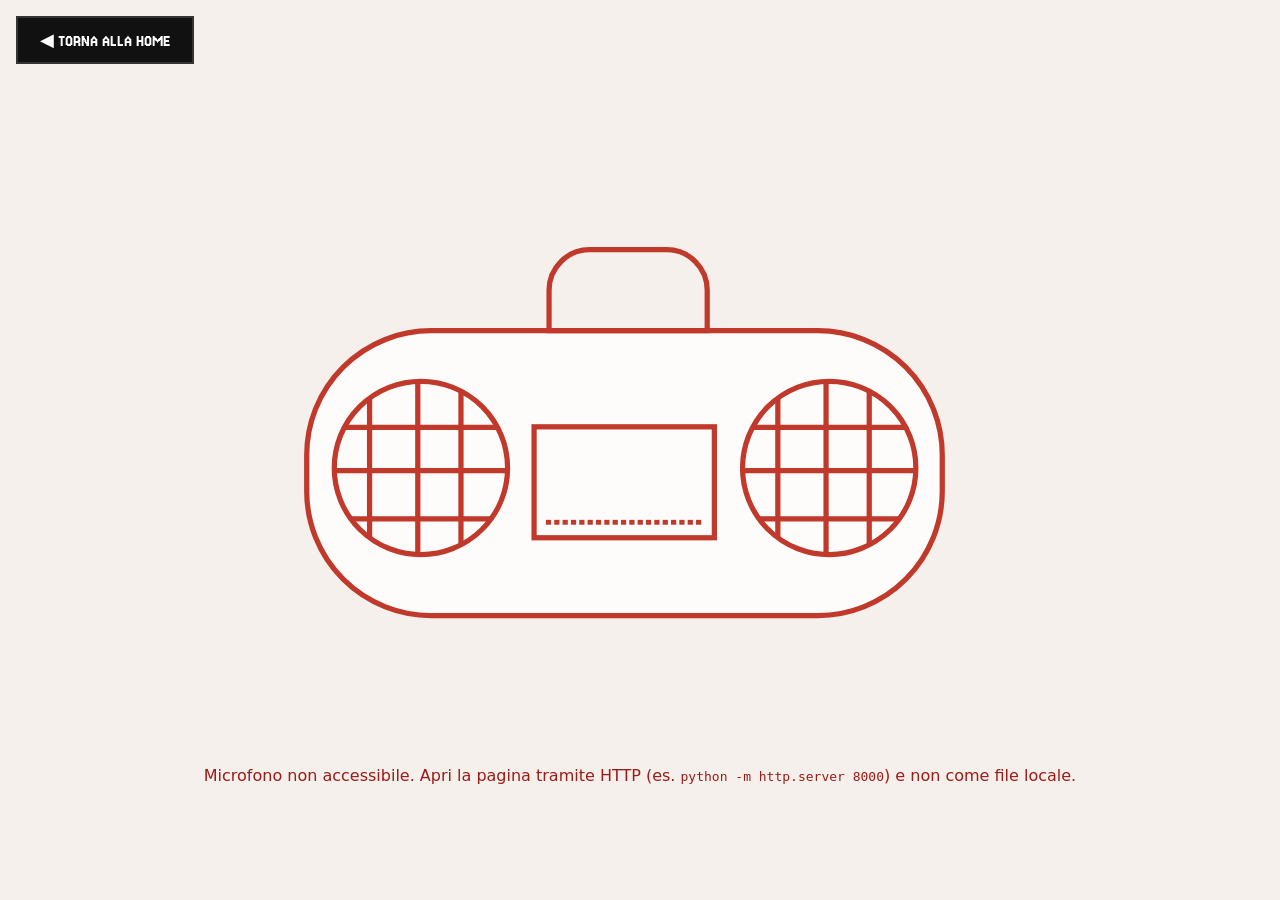
<file: RESPONSIVO AL MICROFONO/codebase/index.html>
<!DOCTYPE html>
<html lang="it">
<head>
<meta charset="UTF-8">
<meta name="viewport" content="width=device-width, initial-scale=1.0">
<title>Radio Reattiva</title>
<link rel="preconnect" href="https://fonts.googleapis.com">
<link rel="preconnect" href="https://fonts.gstatic.com" crossorigin>
<link href="https://fonts.googleapis.com/css2?family=Jersey+10&family=Jersey+15&family=Jersey+20&family=Jersey+25&display=swap" rel="stylesheet">
<style>
* { margin: 0; padding: 0; box-sizing: border-box; }
body {
  background: #f5f0eb;
  display: flex;
  flex-direction: column;
  align-items: center;
  justify-content: center;
  min-height: 100vh;
  font-family: system-ui, -apple-system, sans-serif;
}
#container {
  width: 98vmin;
  max-width: 1200px;
}
#container.active {
  filter: drop-shadow(0 0 25px rgba(192,57,43,0.35));
}
#radio-svg {
  width: 100%;
  height: auto;
}
.state-active, .state-inactive {
  transition: opacity 0.3s ease-in-out;
}
#container.inactive .state-active {
  opacity: 0;
}
#container.active .state-inactive {
  opacity: 0;
}
#CASSA {
  transition: transform 0.3s ease-in-out, filter 0.3s ease-in-out;
  transform-origin: 406.69px 336.91px;
}
#container.active #CASSA {
  animation: pulse 0.6s ease-in-out infinite;
}
#container.active #CASSA circle {
  filter: drop-shadow(0 0 18px rgba(192,57,43,0.5));
}
#SCHERMO line {
  transition: stroke 0.3s ease-in-out;
}
@keyframes pulse {
  0%, 100% { transform: scale(1); }
  50% { transform: scale(1.03); }
}
@keyframes jump {
  0% { transform: scale(1); }
  30% { transform: scale(1.12); }
  60% { transform: scale(0.95); }
  100% { transform: scale(1); }
}
#CASSA.jump {
  animation: jump 0.25s ease-out !important;
}
#ONDE_AUDIO {
  transition: transform 0.35s cubic-bezier(0.34, 1.56, 0.64, 1), opacity 0.35s ease-in-out;
}
#container.inactive #ONDE_AUDIO {
  transform-origin: 25px 140px;
  transform: scale(0);
  opacity: 0;
}
#container.active #ONDE_AUDIO {
  transform-origin: 180px 265px;
  transform: scale(1);
  opacity: 1;
}
#controls {
  margin-top: 24px;
  width: 98vmin;
  max-width: 1200px;
  text-align: center;
}
#controls label {
  display: block;
  margin-bottom: 8px;
  font-size: 0.9rem;
  color: #6b5b4e;
  letter-spacing: 0.5px;
}
#sensitivity {
  width: 100%;
  height: 6px;
  -webkit-appearance: none;
  appearance: none;
  background: #e0d6cd;
  border-radius: 3px;
  outline: none;
}
#sensitivity::-webkit-slider-thumb {
  -webkit-appearance: none;
  width: 18px;
  height: 18px;
  border-radius: 50%;
  background: #c0392b;
  cursor: pointer;
  border: 2px solid #f5f0eb;
  box-shadow: 0 1px 4px rgba(0,0,0,0.15);
}
#sensitivity::-moz-range-thumb {
  width: 18px;
  height: 18px;
  border-radius: 50%;
  background: #c0392b;
  cursor: pointer;
  border: 2px solid #f5f0eb;
  box-shadow: 0 1px 4px rgba(0,0,0,0.15);
}
#volume-display {
  font-variant-numeric: tabular-nums;
  color: #c0392b;
  font-weight: 600;
}
</style>
</head>
<body>
<div id="container" class="inactive">
  <svg xmlns="http://www.w3.org/2000/svg" viewBox="0 0 841.89 595.28" id="radio-svg">
    <defs>
      <style>
        .st0 { fill: none; stroke: #c0392b; stroke-miterlimit: 10; stroke-width: 5px; }
        .st1 { fill: #fdfcfa; stroke: #c0392b; stroke-miterlimit: 10; stroke-width: 5px; }
      </style>
    </defs>
    <g id="RADIO">
      <rect class="st1" x="102.82" y="205.93" width="606.64" height="271.91" rx="118.72" ry="118.72"/>
    </g>
    <g id="CASSA">
      <g>
        <circle class="st0" cx="211.84" cy="336.91" r="82.72"/>
        <line class="st0" x1="162.82" y1="270.27" x2="162.82" y2="403.54"/>
        <line class="st0" x1="250.06" y1="263.53" x2="250.06" y2="410.29"/>
        <line class="st0" x1="208.84" y1="254.18" x2="208.84" y2="419.63"/>
        <line class="st0" x1="145.2" y1="385.5" x2="278.47" y2="385.5"/>
        <line class="st0" x1="138.46" y1="298.27" x2="285.22" y2="298.27"/>
        <line class="st0" x1="129.12" y1="339.48" x2="294.56" y2="339.48"/>
      </g>
      <g>
        <circle class="st0" cx="601.54" cy="336.91" r="82.72"/>
        <line class="st0" x1="552.52" y1="270.27" x2="552.52" y2="403.54"/>
        <line class="st0" x1="639.76" y1="263.53" x2="639.76" y2="410.29"/>
        <line class="st0" x1="598.54" y1="254.18" x2="598.54" y2="419.63"/>
        <line class="st0" x1="534.9" y1="385.5" x2="668.17" y2="385.5"/>
        <line class="st0" x1="528.16" y1="298.27" x2="674.92" y2="298.27"/>
        <line class="st0" x1="518.81" y1="339.48" x2="684.26" y2="339.48"/>
      </g>
    </g>
    <g id="MANICO">
      <path class="st0" d="M372.86,128.57h73.53c21.37,0,38.72,17.35,38.72,38.72v38.64h-150.97v-38.64c0-21.37,17.35-38.72,38.72-38.72Z"/>
    </g>
    <g id="SCHERMO">
      <rect class="st0" x="319.84" y="297.64" width="172.09" height="105.9"/>
      <line class="st0" x1="333.61" y1="391.09" x2="333.61" y2="386.43" data-y2-active="329.93"/>
      <line class="st0" x1="341.57" y1="391.09" x2="341.57" y2="386.43" data-y2-active="371.09"/>
      <line class="st0" x1="349.53" y1="391.09" x2="349.53" y2="386.43" data-y2-active="359.44"/>
      <line class="st0" x1="357.49" y1="391.09" x2="357.49" y2="386.43" data-y2-active="386.43"/>
      <line class="st0" x1="365.45" y1="391.09" x2="365.45" y2="386.43" data-y2-active="350.59"/>
      <line class="st0" x1="373.41" y1="391.09" x2="373.41" y2="386.43" data-y2-active="365.07"/>
      <line class="st0" x1="381.37" y1="391.09" x2="381.37" y2="386.43" data-y2-active="379.25"/>
      <line class="st0" x1="389.33" y1="391.09" x2="389.33" y2="386.43" data-y2-active="336.91"/>
      <line class="st0" x1="397.29" y1="391.09" x2="397.29" y2="386.43" data-y2-active="375.27"/>
      <line class="st0" x1="405.26" y1="391.09" x2="405.26" y2="386.43" data-y2-active="365.07"/>
      <line class="st0" x1="413.22" y1="391.09" x2="413.22" y2="386.43" data-y2-active="379.25"/>
      <line class="st0" x1="421.18" y1="391.09" x2="421.18" y2="386.43" data-y2-active="336.91"/>
      <line class="st0" x1="429.14" y1="391.09" x2="429.14" y2="386.43" data-y2-active="375.27"/>
      <line class="st0" x1="437.1" y1="391.09" x2="437.1" y2="386.43" data-y2-active="365.07"/>
      <line class="st0" x1="445.06" y1="391.09" x2="445.06" y2="386.43" data-y2-active="365.07"/>
      <line class="st0" x1="453.02" y1="391.09" x2="453.02" y2="386.43" data-y2-active="379.25"/>
      <line class="st0" x1="460.98" y1="391.09" x2="460.98" y2="386.43" data-y2-active="336.91"/>
      <line class="st0" x1="468.94" y1="391.09" x2="468.94" y2="386.43" data-y2-active="375.27"/>
      <line class="st0" x1="476.9" y1="391.09" x2="476.9" y2="386.43" data-y2-active="375.27"/>
    </g>
    <g id="ONDE_AUDIO">
      <g id="onde-move">
        <path class="st0" d="M79.91,254.18s-1.98-70.47,89.97-70.47"/>
        <path class="st0" d="M51.89,263.53s-2.89-102.91,131.38-102.91"/>
        <path class="st0" d="M25.51,263.53s-3.4-121.12,154.62-121.12"/>
      </g>
    </g>
  </svg>
</div>
<div id="controls">
  <label for="sensitivity">Sensibilità: <span id="sensitivity-value">70%</span>  |  Volume: <span id="volume-display">0.00</span></label>
  <input type="range" id="sensitivity" min="0" max="1" step="0.01" value="0.7">
</div>
<script>
const container = document.getElementById('container');
const ondeMove = document.getElementById('onde-move');
const cassa = document.getElementById('CASSA');
const sensitivityInput = document.getElementById('sensitivity');
const sensitivityValue = document.getElementById('sensitivity-value');
const volumeDisplay = document.getElementById('volume-display');
const barLines = document.querySelectorAll('#SCHERMO line');

let audioContext = null;
let analyser = null;
let dataArray = null;
let source = null;
let stream = null;
let isActive = false;
let animFrameId = null;
let barAnimId = null;

const HYSTERESIS_FACTOR = 1.05;
const BAR_INACTIVE_Y2 = 386.43;

function animateBars(activate) {
  if (barAnimId) { cancelAnimationFrame(barAnimId); }
  const targets = [];
  const colors = ['#c0392b','#e67e22','#f1c40f','#2ecc71','#1abc9c','#3498db','#9b59b6','#e74c3c'];
  barLines.forEach(line => {
    const from = parseFloat(line.getAttribute('y2'));
    const to = activate
      ? BAR_INACTIVE_Y2 - Math.random() * 60
      : BAR_INACTIVE_Y2;
    if (activate) {
      line.style.stroke = colors[Math.floor(Math.random() * colors.length)];
    } else {
      line.style.stroke = '#c0392b';
    }
    targets.push({ line, from, to });
  });
  const duration = 350;
  const start = performance.now();

  function step(now) {
    const t = Math.min((now - start) / duration, 1);
    const ease = 1 - Math.pow(1 - t, 3);
    targets.forEach(({ line, from, to }) => {
      line.setAttribute('y2', from + (to - from) * ease);
    });
    if (t < 1) { barAnimId = requestAnimationFrame(step); }
  }

  barAnimId = requestAnimationFrame(step);
}

sensitivityInput.addEventListener('input', () => {
  const pct = Math.round(parseFloat(sensitivityInput.value) * 100);
  sensitivityValue.textContent = pct + '%';
});

async function initAudio() {
  try {
    stream = await navigator.mediaDevices.getUserMedia({ audio: true });
    audioContext = new (window.AudioContext || window.webkitAudioContext)();
    analyser = audioContext.createAnalyser();
    analyser.fftSize = 256;
    source = audioContext.createMediaStreamSource(stream);
    source.connect(analyser);
    dataArray = new Uint8Array(analyser.frequencyBinCount);
    loop();
  } catch (err) {
    document.getElementById('controls').innerHTML = '<p style="color:#9e1a16;">Microfono non accessibile. Apri la pagina tramite HTTP (es. <code>python -m http.server 8000</code>) e non come file locale.</p>';
  }
}

function getVolume() {
  analyser.getByteFrequencyData(dataArray);
  let sum = 0;
  for (let i = 1; i < 20; i++) {
    sum += dataArray[i];
  }
  return sum / (19 * 255);
}

function loop() {
  const volume = getVolume();
  const threshold = 1 - parseFloat(sensitivityInput.value);
  const upper = threshold * HYSTERESIS_FACTOR;
  const lower = threshold / HYSTERESIS_FACTOR;

  volumeDisplay.textContent = volume.toFixed(3);

  if (!isActive && volume > upper) {
    isActive = true;
    container.className = 'active';
    animateBars(true);
  } else if (isActive && volume < lower) {
    isActive = false;
    container.className = 'inactive';
    animateBars(false);
  }

  if (isActive && volume > upper + 0.2 && !cassa.classList.contains('jump')) {
    cassa.classList.add('jump');
    setTimeout(() => cassa.classList.remove('jump'), 250);
  }

  if (isActive && ondeMove) {
    const offset = (volume - threshold) * 30;
    ondeMove.setAttribute('transform', `translate(0, ${-offset})`);
  }

  animFrameId = requestAnimationFrame(loop);
}

initAudio();
</script>
<button onclick="window.location.href='../../codebase/index.html'" style="position:fixed;top:16px;left:16px;z-index:9999;font-family:'Jersey 15',sans-serif;background:#111;color:#fff;border:2px solid rgba(255,255,255,0.15);padding:12px 22px;cursor:pointer;font-size:1.1rem;transition:all 0.3s ease;" onmouseover="this.style.background='#000'" onmouseout="this.style.background='#111'">&#9664; TORNA ALLA HOME</button>
</body>
</html>
</file>
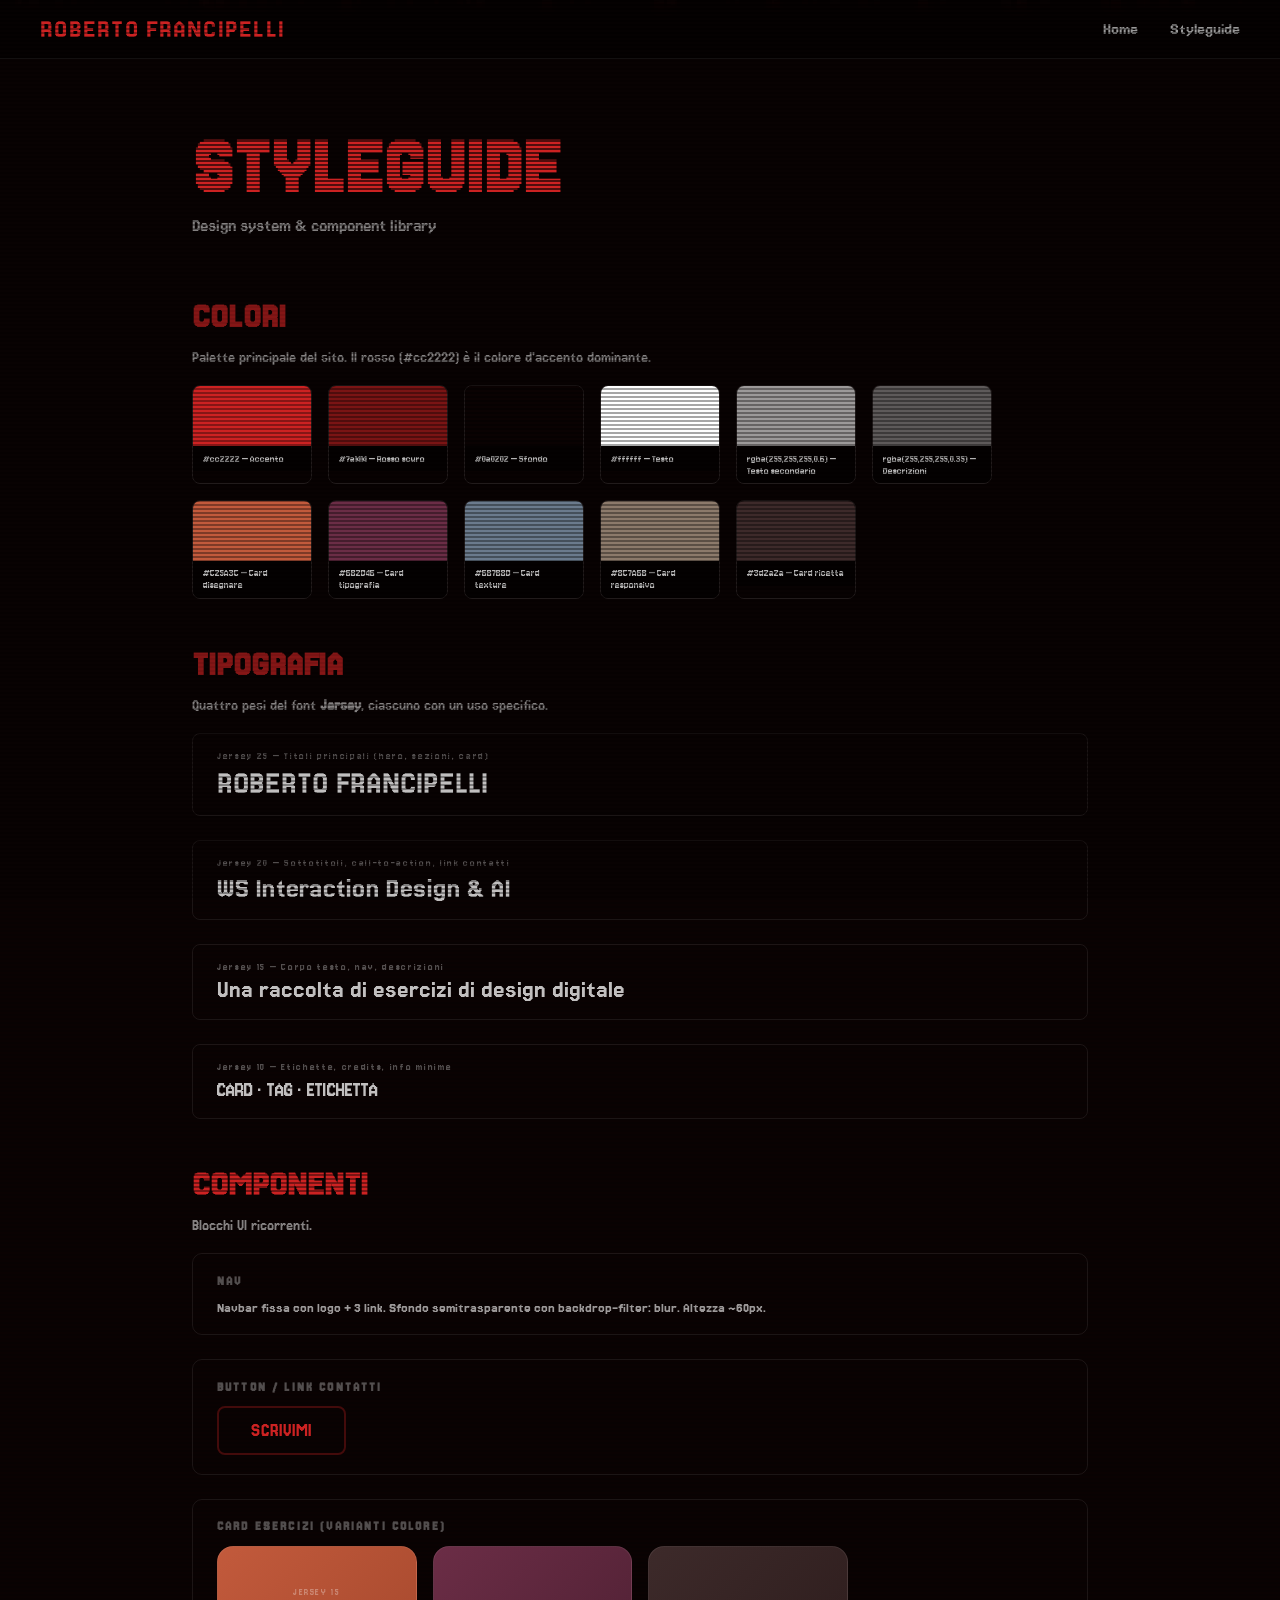
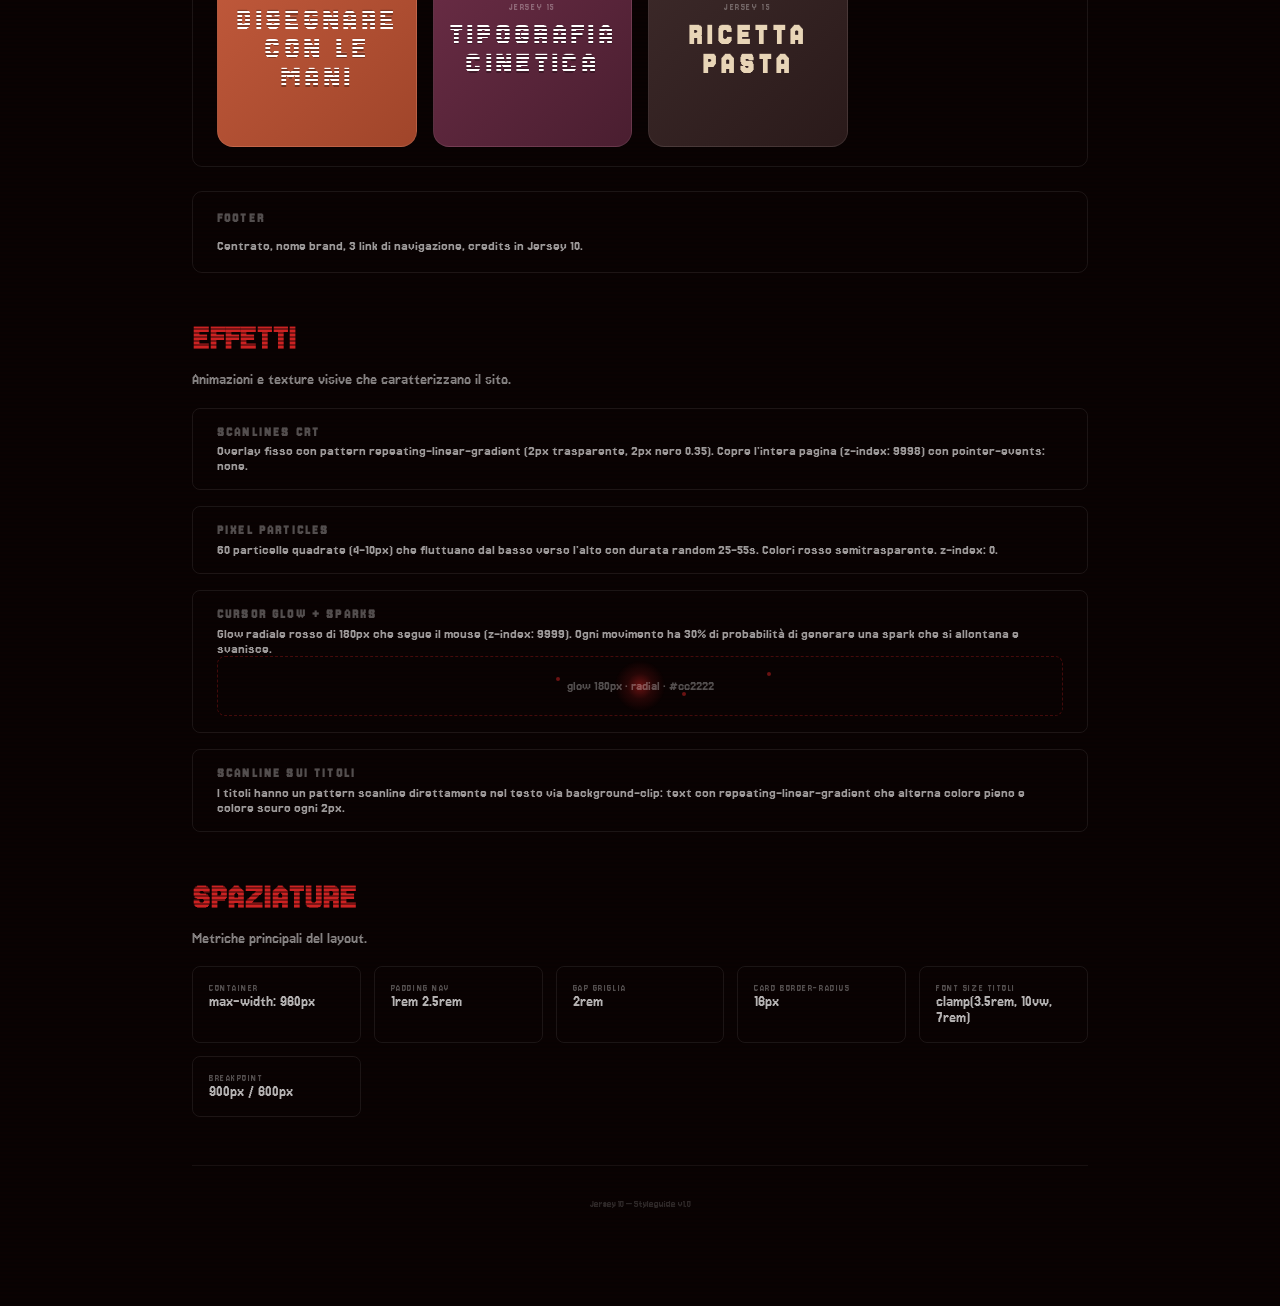
<file: codebase/styleguide.html>
<!DOCTYPE html>
<html lang="it">
<head>
<meta charset="UTF-8">
<meta name="viewport" content="width=device-width, initial-scale=1.0">
<title>Styleguide — ROBERTO FRANCIPELLI</title>
<link rel="preconnect" href="https://fonts.googleapis.com">
<link rel="preconnect" href="https://fonts.gstatic.com" crossorigin>
<link href="https://fonts.googleapis.com/css2?family=Jersey+10&family=Jersey+15&family=Jersey+20&family=Jersey+25&display=swap" rel="stylesheet">
<style>
* { margin: 0; padding: 0; box-sizing: border-box; }
html, body { width: 100%; min-height: 100vh; }
body {
  font-family: 'Jersey 15', sans-serif;
  background-color: #0a0202;
  background-image: repeating-linear-gradient(0deg, transparent, transparent 2px, rgba(0,0,0,0.2) 2px, rgba(0,0,0,0.2) 4px);
  color: #fff;
  overflow-x: hidden;
}
body::after {
  content: '';
  position: fixed;
  inset: 0;
  background: repeating-linear-gradient(0deg, transparent, transparent 2px, rgba(0,0,0,0.35) 2px, rgba(0,0,0,0.35) 4px);
  pointer-events: none;
  z-index: 9998;
}

.particles {
  position: fixed; inset: 0; overflow: hidden; pointer-events: none; z-index: 0;
}
.pixel {
  position: absolute; width: 6px; height: 6px;
  background: rgba(204,34,34,0.25); image-rendering: pixelated;
  animation: float linear infinite;
}
@keyframes float {
  0%   { transform: translateY(100vh) rotate(0deg); opacity: 0; }
  10%  { opacity: 1; }
  90%  { opacity: 1; }
  100% { transform: translateY(-10vh) rotate(360deg); opacity: 0; }
}

.nav {
  position: fixed; top: 0; left: 0; right: 0; z-index: 100;
  display: flex; align-items: center; justify-content: space-between;
  padding: 1rem 2.5rem;
  background: rgba(5,2,2,0.88); backdrop-filter: blur(8px);
  border-bottom: 1px solid rgba(255,255,255,0.06);
}
.nav-logo {
  font-family: 'Jersey 25', sans-serif; font-size: 1.6rem;
  color: #cc2222; letter-spacing: 0.05em; text-decoration: none;
}
.nav-links { display: flex; gap: 2rem; list-style: none; }
.nav-links a {
  font-family: 'Jersey 15', sans-serif; font-size: 1.1rem;
  color: rgba(255,255,255,0.6); text-decoration: none; transition: color 0.2s;
}
.nav-links a:hover { color: #cc2222; }

.container {
  max-width: 960px; margin: 0 auto; padding: 8rem 2rem 4rem;
  position: relative; z-index: 1;
}

.intro {
  margin-bottom: 4rem;
}
.intro h1 {
  font-family: 'Jersey 25', sans-serif;
  font-size: clamp(3.5rem, 10vw, 5rem);
  background: repeating-linear-gradient(0deg, #cc2222, #cc2222 2px, #7a1414 2px, #7a1414 4px);
  -webkit-background-clip: text; background-clip: text;
  -webkit-text-fill-color: transparent; color: transparent;
}
.intro p {
  font-size: 1.2rem; color: rgba(255,255,255,0.5); margin-top: 0.5rem;
}

.sg-section {
  margin-bottom: 3rem;
}
.sg-section h2 {
  font-family: 'Jersey 25', sans-serif;
  font-size: 2.2rem;
  margin-bottom: 1rem;
  background: repeating-linear-gradient(0deg, #cc2222, #cc2222 2px, #7a1414 2px, #7a1414 4px);
  -webkit-background-clip: text; background-clip: text;
  -webkit-text-fill-color: transparent; color: transparent;
}
.sg-desc {
  color: rgba(255,255,255,0.5); margin-bottom: 1.2rem;
}

.colors-grid {
  display: flex; flex-wrap: wrap; gap: 1rem;
}
.color-swatch {
  width: 120px; border-radius: 8px; overflow: hidden;
  border: 1px solid rgba(255,255,255,0.1);
}
.color-swatch .preview { height: 60px; }
.color-swatch .label {
  padding: 0.4rem 0.6rem;
  font-family: 'Jersey 10', sans-serif; font-size: 0.7rem;
  background: rgba(0,0,0,0.5); color: rgba(255,255,255,0.7);
}

.font-grid {
  display: flex; flex-direction: column; gap: 1.5rem;
}
.font-card {
  border: 1px solid rgba(255,255,255,0.08); border-radius: 8px; padding: 1rem 1.5rem;
}
.font-card .name {
  font-family: 'Jersey 10', sans-serif; font-size: 0.7rem;
  color: rgba(255,255,255,0.3); letter-spacing: 0.15em; margin-bottom: 0.3rem;
}
.font-card .sample { color: rgba(255,255,255,0.75); }
.j10 .sample { font-family: 'Jersey 10', sans-serif; font-size: 1.4rem; }
.j15 .sample { font-family: 'Jersey 15', sans-serif; font-size: 1.6rem; }
.j20 .sample { font-family: 'Jersey 20', sans-serif; font-size: 1.8rem; }
.j25 .sample { font-family: 'Jersey 25', sans-serif; font-size: 2rem; }

.comp-grid {
  display: flex; flex-direction: column; gap: 1.5rem;
}
.comp-card {
  border: 1px solid rgba(255,255,255,0.08); border-radius: 10px; padding: 1.2rem 1.5rem;
}
.comp-card h3 {
  font-family: 'Jersey 15', sans-serif; font-size: 0.9rem;
  color: rgba(255,255,255,0.3); margin-bottom: 0.8rem; text-transform: uppercase;
  letter-spacing: 0.15em;
}

.btn-sample {
  display: inline-block;
  font-family: 'Jersey 20', sans-serif; font-size: 1.2rem;
  color: #cc2222; text-decoration: none;
  border: 2px solid rgba(204,34,34,0.3);
  padding: 0.8rem 2rem; border-radius: 8px;
  transition: all 0.3s ease;
}
.btn-sample:hover { background: rgba(204,34,34,0.1); border-color: #cc2222; }

.card-sample {
  display: flex; flex-direction: column; align-items: center; justify-content: center;
  text-align: center; padding: 2.5rem 1.5rem; border-radius: 16px;
  min-height: 160px; border: 1px solid rgba(255,255,255,0.08);
  transition: transform 0.35s cubic-bezier(0.25,0.46,0.45,0.94), box-shadow 0.35s ease;
  cursor: default;
}
.card-sample:hover {
  transform: translateY(-4px);
  box-shadow: 0 12px 30px rgba(0,0,0,0.4);
}
.card-sample h3 {
  font-family: 'Jersey 25', sans-serif; font-size: 1.8rem;
  background: repeating-linear-gradient(0deg, #fff, #fff 2px, rgba(0,0,0,0.3) 2px, rgba(0,0,0,0.3) 4px);
  -webkit-background-clip: text; background-clip: text;
  -webkit-text-fill-color: transparent; color: transparent;
}
.card-sample .tag {
  font-family: 'Jersey 10', sans-serif; font-size: 0.65rem;
  text-transform: uppercase; letter-spacing: 0.15em;
  color: rgba(255,255,255,0.3); margin-bottom: 0.5rem;
}

.effetto-box {
  display: flex; flex-direction: column; gap: 1rem;
}
.effetto-item {
  padding: 1rem 1.5rem; border-radius: 8px;
  border: 1px solid rgba(255,255,255,0.08);
}
.effetto-item h3 {
  font-family: 'Jersey 15', sans-serif; font-size: 0.9rem;
  color: rgba(255,255,255,0.3); margin-bottom: 0.3rem; text-transform: uppercase;
  letter-spacing: 0.15em;
}
.effetto-item p { font-size: 0.95rem; color: rgba(255,255,255,0.6); }

.cursor-demo {
  position: relative; height: 60px;
  border: 1px dashed rgba(204,34,34,0.3); border-radius: 8px;
  display: flex; align-items: center; justify-content: center;
  font-size: 0.85rem; color: rgba(255,255,255,0.3);
  overflow: hidden;
}
.cursor-demo .glow-preview {
  width: 60px; height: 60px; border-radius: 50%;
  background: radial-gradient(circle, rgba(204,34,34,0.5), rgba(204,34,34,0.15) 30%, transparent 60%);
  position: absolute; top: 50%; left: 50%; transform: translate(-50%,-50%);
  pointer-events: none;
}
.cursor-demo .spark-preview {
  width: 4px; height: 4px; border-radius: 50%;
  background: rgba(204,34,34,0.5); position: absolute;
}

.sg-footer {
  text-align: center; padding: 2rem 0;
  border-top: 1px solid rgba(255,255,255,0.06); margin-top: 3rem;
  color: rgba(255,255,255,0.15);
  font-family: 'Jersey 10', sans-serif; font-size: 0.7rem;
}

@media (max-width: 600px) {
  .nav { padding: 0.8rem 1.2rem; }
  .container { padding: 6rem 1.2rem 2rem; }
  .colors-grid { gap: 0.6rem; }
  .color-swatch { width: calc(33.33% - 0.4rem); }
}
</style>
</head>
<body>

<div class="particles" id="particles"></div>

<script>
const colors = ['rgba(204,34,34,0.3)', 'rgba(204,34,34,0.2)', 'rgba(255,80,80,0.15)', 'rgba(150,20,20,0.25)'];
const p = document.getElementById('particles');
for (let i = 0; i < 60; i++) {
  const el = document.createElement('div');
  el.className = 'pixel';
  el.style.left = Math.random() * 100 + '%';
  const sz = [4,6,8,10][Math.floor(Math.random() * 4)];
  el.style.width = sz + 'px'; el.style.height = sz + 'px';
  el.style.background = colors[Math.floor(Math.random() * 4)];
  el.style.animationDuration = (25 + Math.random() * 30) + 's';
  el.style.animationDelay = (Math.random() * 30) + 's';
  p.appendChild(el);
}
</script>

<nav class="nav">
  <a class="nav-logo" href="index.html">ROBERTO FRANCIPELLI</a>
  <ul class="nav-links">
    <li><a href="index.html">Home</a></li>
    <li><a href="styleguide.html">Styleguide</a></li>
  </ul>
</nav>

<div class="container">

  <div class="intro">
    <h1>STYLEGUIDE</h1>
    <p>Design system &amp; component library</p>
  </div>

  <div class="sg-section">
    <h2>COLORI</h2>
    <p class="sg-desc">Palette principale del sito. Il rosso (#cc2222) è il colore d'accento dominante.</p>
    <div class="colors-grid">
      <div class="color-swatch">
        <div class="preview" style="background:#cc2222"></div>
        <div class="label">#cc2222 — Accento</div>
      </div>
      <div class="color-swatch">
        <div class="preview" style="background:#7a1414"></div>
        <div class="label">#7a1414 — Rosso scuro</div>
      </div>
      <div class="color-swatch">
        <div class="preview" style="background:#0a0202"></div>
        <div class="label">#0a0202 — Sfondo</div>
      </div>
      <div class="color-swatch">
        <div class="preview" style="background:#fff"></div>
        <div class="label">#ffffff — Testo</div>
      </div>
      <div class="color-swatch">
        <div class="preview" style="background:rgba(255,255,255,0.6)"></div>
        <div class="label">rgba(255,255,255,0.6) — Testo secondario</div>
      </div>
      <div class="color-swatch">
        <div class="preview" style="background:rgba(255,255,255,0.35)"></div>
        <div class="label">rgba(255,255,255,0.35) — Descrizioni</div>
      </div>
      <div class="color-swatch">
        <div class="preview" style="background:#C25A3C"></div>
        <div class="label">#C25A3C — Card disegnare</div>
      </div>
      <div class="color-swatch">
        <div class="preview" style="background:#6B2D46"></div>
        <div class="label">#6B2D46 — Card tipografia</div>
      </div>
      <div class="color-swatch">
        <div class="preview" style="background:#6B7B8D"></div>
        <div class="label">#6B7B8D — Card texture</div>
      </div>
      <div class="color-swatch">
        <div class="preview" style="background:#8C7A6B"></div>
        <div class="label">#8C7A6B — Card responsivo</div>
      </div>
      <div class="color-swatch">
        <div class="preview" style="background:#3d2a2a"></div>
        <div class="label">#3d2a2a — Card ricetta</div>
      </div>
    </div>
  </div>

  <div class="sg-section">
    <h2>TIPOGRAFIA</h2>
    <p class="sg-desc">Quattro pesi del font <strong>Jersey</strong>, ciascuno con un uso specifico.</p>
    <div class="font-grid">
      <div class="font-card j25">
        <div class="name">Jersey 25 — Titoli principali (hero, sezioni, card)</div>
        <div class="sample">ROBERTO FRANCIPELLI</div>
      </div>
      <div class="font-card j20">
        <div class="name">Jersey 20 — Sottotitoli, call-to-action, link contatti</div>
        <div class="sample">WS Interaction Design &amp; AI</div>
      </div>
      <div class="font-card j15">
        <div class="name">Jersey 15 — Corpo testo, nav, descrizioni</div>
        <div class="sample">Una raccolta di esercizi di design digitale</div>
      </div>
      <div class="font-card j10">
        <div class="name">Jersey 10 — Etichette, credits, info minime</div>
        <div class="sample">CARD · TAG · ETICHETTA</div>
      </div>
    </div>
  </div>

  <div class="sg-section">
    <h2>COMPONENTI</h2>
    <p class="sg-desc">Blocchi UI ricorrenti.</p>
    <div class="comp-grid">
      <div class="comp-card">
        <h3>NAV</h3>
        <p style="color:rgba(255,255,255,0.6);font-size:0.95rem">Navbar fissa con logo + 3 link. Sfondo semitrasparente con backdrop-filter: blur. Altezza ~60px.</p>
      </div>
      <div class="comp-card">
        <h3>BUTTON / LINK CONTATTI</h3>
        <a class="btn-sample" href="#">SCRIVIMI</a>
      </div>
      <div class="comp-card">
        <h3>CARD ESERCIZI (varianti colore)</h3>
        <div style="display:grid;grid-template-columns:repeat(auto-fill,minmax(180px,1fr));gap:1rem">
          <div class="card-sample" style="background:linear-gradient(135deg,#C25A3C,#a0452a)">
            <span class="tag">Jersey 15</span>
            <h3>DISEGNARE<br>CON LE MANI</h3>
          </div>
          <div class="card-sample" style="background:linear-gradient(135deg,#6B2D46,#4a1e30)">
            <span class="tag">Jersey 15</span>
            <h3>TIPOGRAFIA<br>CINETICA</h3>
          </div>
          <div class="card-sample" style="background:linear-gradient(135deg,#3d2a2a,#2a1a1a)">
            <span class="tag">Jersey 15</span>
            <h3 style="-webkit-text-fill-color:#e8d5b7;color:#e8d5b7;background:none">RICETTA<br>PASTA</h3>
          </div>
        </div>
      </div>
      <div class="comp-card">
        <h3>FOOTER</h3>
        <p style="color:rgba(255,255,255,0.6);font-size:0.95rem">Centrato, nome brand, 3 link di navigazione, credits in Jersey 10.</p>
      </div>
    </div>
  </div>

  <div class="sg-section">
    <h2>EFFETTI</h2>
    <p class="sg-desc">Animazioni e texture visive che caratterizzano il sito.</p>
    <div class="effetto-box">
      <div class="effetto-item">
        <h3>SCANLINES CRT</h3>
        <p>Overlay fisso con pattern repeating-linear-gradient (2px trasparente, 2px nero 0.35). Copre l'intera pagina (z-index: 9998) con pointer-events: none.</p>
      </div>
      <div class="effetto-item">
        <h3>PIXEL PARTICLES</h3>
        <p>60 particelle quadrate (4-10px) che fluttuano dal basso verso l'alto con durata random 25-55s. Colori rosso semitrasparente. z-index: 0.</p>
      </div>
      <div class="effetto-item">
        <h3>CURSOR GLOW + SPARKS</h3>
        <p>Glow radiale rosso di 180px che segue il mouse (z-index: 9999). Ogni movimento ha 30% di probabilità di generare una spark che si allontana e svanisce.</p>
        <div class="cursor-demo">
          <div class="glow-preview"></div>
          <div class="spark-preview" style="top:20px;left:40%"></div>
          <div class="spark-preview" style="top:35px;left:55%"></div>
          <div class="spark-preview" style="top:15px;left:65%"></div>
          <span style="position:relative;z-index:1">glow 180px · radial · #cc2222</span>
        </div>
      </div>
      <div class="effetto-item">
        <h3>SCANLINE SUI TITOLI</h3>
        <p>I titoli hanno un pattern scanline direttamente nel testo via background-clip: text con repeating-linear-gradient che alterna colore pieno e colore scuro ogni 2px.</p>
      </div>
    </div>
  </div>

  <div class="sg-section">
    <h2>SPAZIATURE</h2>
    <p class="sg-desc">Metriche principali del layout.</p>
    <div style="display:grid;grid-template-columns:repeat(auto-fill,minmax(160px,1fr));gap:0.8rem">
      <div style="padding:1rem;border:1px solid rgba(255,255,255,0.08);border-radius:8px">
        <div style="font-family:'Jersey 10',sans-serif;font-size:0.65rem;color:rgba(255,255,255,0.3);letter-spacing:0.15em">CONTAINER</div>
        <div style="font-size:1rem;color:rgba(255,255,255,0.7)">max-width: 960px</div>
      </div>
      <div style="padding:1rem;border:1px solid rgba(255,255,255,0.08);border-radius:8px">
        <div style="font-family:'Jersey 10',sans-serif;font-size:0.65rem;color:rgba(255,255,255,0.3);letter-spacing:0.15em">PADDING NAV</div>
        <div style="font-size:1rem;color:rgba(255,255,255,0.7)">1rem 2.5rem</div>
      </div>
      <div style="padding:1rem;border:1px solid rgba(255,255,255,0.08);border-radius:8px">
        <div style="font-family:'Jersey 10',sans-serif;font-size:0.65rem;color:rgba(255,255,255,0.3);letter-spacing:0.15em">GAP GRIGLIA</div>
        <div style="font-size:1rem;color:rgba(255,255,255,0.7)">2rem</div>
      </div>
      <div style="padding:1rem;border:1px solid rgba(255,255,255,0.08);border-radius:8px">
        <div style="font-family:'Jersey 10',sans-serif;font-size:0.65rem;color:rgba(255,255,255,0.3);letter-spacing:0.15em">CARD BORDER-RADIUS</div>
        <div style="font-size:1rem;color:rgba(255,255,255,0.7)">16px</div>
      </div>
      <div style="padding:1rem;border:1px solid rgba(255,255,255,0.08);border-radius:8px">
        <div style="font-family:'Jersey 10',sans-serif;font-size:0.65rem;color:rgba(255,255,255,0.3);letter-spacing:0.15em">FONT SIZE TITOLI</div>
        <div style="font-size:1rem;color:rgba(255,255,255,0.7)">clamp(3.5rem, 10vw, 7rem)</div>
      </div>
      <div style="padding:1rem;border:1px solid rgba(255,255,255,0.08);border-radius:8px">
        <div style="font-family:'Jersey 10',sans-serif;font-size:0.65rem;color:rgba(255,255,255,0.3);letter-spacing:0.15em">BREAKPOINT</div>
        <div style="font-size:1rem;color:rgba(255,255,255,0.7)">900px / 600px</div>
      </div>
    </div>
  </div>

  <footer class="sg-footer">
    Jersey 10 — Styleguide v1.0
  </footer>

</div>
</body>
</html>
</file>
<file: RICETTA PASTA CON IL NERO DI SEPPIA/style.css>
@import url('https://fonts.googleapis.com/css2?family=Jersey+10&family=Jersey+15&family=Jersey+20&family=Jersey+25&display=swap');

*, *::before, *::after {
  box-sizing: border-box;
  margin: 0;
  padding: 0;
}

:root {
  --bg: #0a0202;
  --text: #ffffff;
  --accent: #cc2222;
  --accent-dark: #7a1414;
  --success: #16a34a;
  --warning: #ea580c;
  --error: #dc2626;
  --card-bg: #1a0a0a;
  --card-border: rgba(255,255,255,0.08);
  --card-gradient: linear-gradient(135deg, #3d2a2a, #2a1a1a);
  --text-secondary: rgba(255,255,255,0.6);
  --text-muted: rgba(255,255,255,0.35);
}

body {
  font-family: "Jersey 15", sans-serif;
  background: var(--bg);
  color: var(--text);
  font-size: 1.25rem;
  line-height: 1.7;
  padding: 2rem 1rem;
  max-width: 800px;
  margin: 0 auto;
  position: relative;
}

body::after {
  content: '';
  position: fixed;
  inset: 0;
  background: repeating-linear-gradient(0deg, transparent, transparent 2px, rgba(0,0,0,0.35) 2px, rgba(0,0,0,0.35) 4px);
  pointer-events: none;
  z-index: 9998;
}

.hero {
  background: linear-gradient(135deg, #0d0d0d 0%, #2a0a0a 40%, #1a0505 100%);
  color: #fff;
  text-align: center;
  padding: 4rem 1rem;
  margin: -2rem calc(-50vw + 50%) 2rem;
  width: 100vw;
  position: relative;
  overflow: hidden;
}

.hero::before {
  content: '';
  position: absolute;
  inset: 0;
  background: radial-gradient(ellipse at 30% 50%, rgba(204, 34, 34, 0.08) 0%, transparent 60%);
  pointer-events: none;
}

.hero-content {
  position: relative;
  max-width: 800px;
  margin: 0 auto;
}

.hero-content h1 {
  font-family: "Jersey 25", sans-serif;
  font-size: clamp(3.5rem, 10vw, 5rem);
  background: repeating-linear-gradient(0deg, #cc2222, #cc2222 2px, #7a1414 2px, #7a1414 4px);
  -webkit-background-clip: text;
  background-clip: text;
  -webkit-text-fill-color: transparent;
  color: transparent;
  margin-bottom: 0.5rem;
}

.hero-subtitle {
  font-family: "Jersey 20", sans-serif;
  font-size: clamp(1.2rem, 2.5vw, 1.8rem);
  color: var(--text-secondary);
  margin-bottom: 0.5rem;
}

.hero-author {
  font-family: "Jersey 15", sans-serif;
  font-size: 0.9rem;
  color: var(--accent);
}

.recipe-header {
  display: none;
}

.servings-control {
  background: var(--card-bg);
  border: 1px solid var(--card-border);
  border-radius: 16px;
  padding: 1.5rem;
  margin-bottom: 2rem;
}

.servings-control label {
  font-family: "Jersey 20", sans-serif;
  font-size: 1.1rem;
  display: block;
  margin-bottom: 0.75rem;
  color: var(--text-secondary);
}

.servings-row {
  display: flex;
  align-items: center;
  gap: 1rem;
}

.servings-row input[type="range"] {
  flex: 1;
  accent-color: var(--accent);
}

#servings-display {
  font-family: "Jersey 25", sans-serif;
  font-size: 1.5rem;
  min-width: 2.5rem;
  text-align: center;
  color: var(--accent);
}

.ingredients {
  margin-bottom: 2rem;
}

.ingredients h2, .instructions h2 {
  font-family: "Jersey 25", sans-serif;
  font-size: 2.2rem;
  margin-bottom: 1rem;
  background: repeating-linear-gradient(0deg, #cc2222, #cc2222 2px, #7a1414 2px, #7a1414 4px);
  -webkit-background-clip: text;
  background-clip: text;
  -webkit-text-fill-color: transparent;
  color: transparent;
  padding-bottom: 0;
  border-bottom: none;
}

.ingredient-card {
  background: var(--card-gradient);
  border: 1px solid var(--card-border);
  border-radius: 16px;
  padding: 1rem;
  display: flex;
  align-items: center;
  gap: 1rem;
  margin-bottom: 0.5rem;
  transition: transform 0.35s cubic-bezier(0.25,0.46,0.45,0.94), box-shadow 0.35s ease;
}

.ingredient-card:hover {
  transform: translateY(-4px);
  box-shadow: 0 12px 30px rgba(0,0,0,0.4);
}

.ingredient-card .name {
  flex: 1;
  font-family: "Jersey 15", sans-serif;
  font-size: 1.4rem;
}

.ingredient-card .scaled-qty {
  color: var(--text-secondary);
  font-family: "Jersey 15", sans-serif;
  font-size: 0.9rem;
  min-width: 5rem;
  text-align: right;
}

.ingredient-card .availability-input {
  width: 70px;
  padding: 0.3rem 0.5rem;
  background: rgba(0,0,0,0.4);
  border: 1px solid var(--card-border);
  border-radius: 8px;
  font-family: "Jersey 15", sans-serif;
  font-size: 0.9rem;
  text-align: center;
  color: #fff;
}

.ingredient-card .availability-input:focus {
  outline: none;
  border-color: var(--accent);
}

.ingredient-card .unit-label {
  font-family: "Jersey 10", sans-serif;
  font-size: 0.7rem;
  color: var(--text-muted);
  min-width: 2rem;
  text-transform: uppercase;
  letter-spacing: 0.15em;
}

.status-indicator {
  display: inline-flex;
  align-items: center;
  justify-content: center;
  width: 32px;
  height: 32px;
  border-radius: 50%;
  font-size: 1rem;
  cursor: default;
  flex-shrink: 0;
}

.status-ok { background: rgba(22, 163, 74, 0.2); color: var(--success); }
.status-warning { background: rgba(234, 88, 12, 0.2); color: var(--warning); cursor: pointer; }
.status-error { background: rgba(220, 38, 38, 0.2); color: var(--error); }

.substitution-tip {
  display: none;
  background: rgba(0,0,0,0.5);
  border: 1px solid rgba(204, 34, 34, 0.3);
  border-radius: 8px;
  padding: 0.75rem 1rem;
  margin-top: 0.25rem;
  font-family: "Jersey 15", sans-serif;
  font-size: 0.85rem;
  color: rgba(255,255,255,0.7);
  grid-column: 1 / -1;
}

.substitution-tip.visible {
  display: block;
}

.qb-label {
  color: var(--text-muted);
  font-family: "Jersey 10", sans-serif;
  font-size: 0.7rem;
  text-transform: uppercase;
  letter-spacing: 0.15em;
}

.instructions ol {
  padding-left: 1.5rem;
}

.instructions li {
  margin-bottom: 0.75rem;
  line-height: 1.7;
  font-size: 1.25rem;
  color: rgba(255,255,255,0.8);
}

.reset-btn {
  display: inline-block;
  margin-top: 1rem;
  padding: 0.5rem 1.2rem;
  background: transparent;
  color: var(--accent);
  border: 2px solid rgba(204,34,34,0.3);
  border-radius: 8px;
  font-family: "Jersey 20", sans-serif;
  font-size: 1.1rem;
  cursor: pointer;
  transition: all 0.3s ease;
}

.reset-btn:hover {
  background: rgba(204,34,34,0.1);
  border-color: var(--accent);
}

.peperoncino-toggle {
  display: flex;
  align-items: center;
  gap: 0.5rem;
  margin-bottom: 1rem;
  font-family: "Jersey 15", sans-serif;
  font-size: 0.9rem;
  cursor: pointer;
  color: var(--text-secondary);
}

.peperoncino-toggle input[type="checkbox"] {
  accent-color: var(--accent);
}

.particles {
  position: fixed; inset: 0; overflow: hidden; pointer-events: none; z-index: 0;
}
.pixel {
  position: absolute; width: 6px; height: 6px;
  background: rgba(204,34,34,0.25); image-rendering: pixelated;
  animation: float linear infinite;
}
@keyframes float {
  0%   { transform: translateY(100vh) rotate(0deg); opacity: 0; }
  10%  { opacity: 1; }
  90%  { opacity: 1; }
  100% { transform: translateY(-10vh) rotate(360deg); opacity: 0; }
}

#cursor-glow {
  position: fixed; top: 0; left: 0; width: 180px; height: 180px;
  border-radius: 50%;
  background: radial-gradient(circle, rgba(204,34,34,0.12), rgba(204,34,34,0.04) 30%, transparent 60%);
  pointer-events: none; z-index: 9999;
  transition: transform 0.05s ease;
}

@media (max-width: 600px) {
  .ingredient-card {
    flex-wrap: wrap;
  }

  .ingredient-card .name {
    flex: 1 1 100%;
    order: -1;
  }
}
</file>
